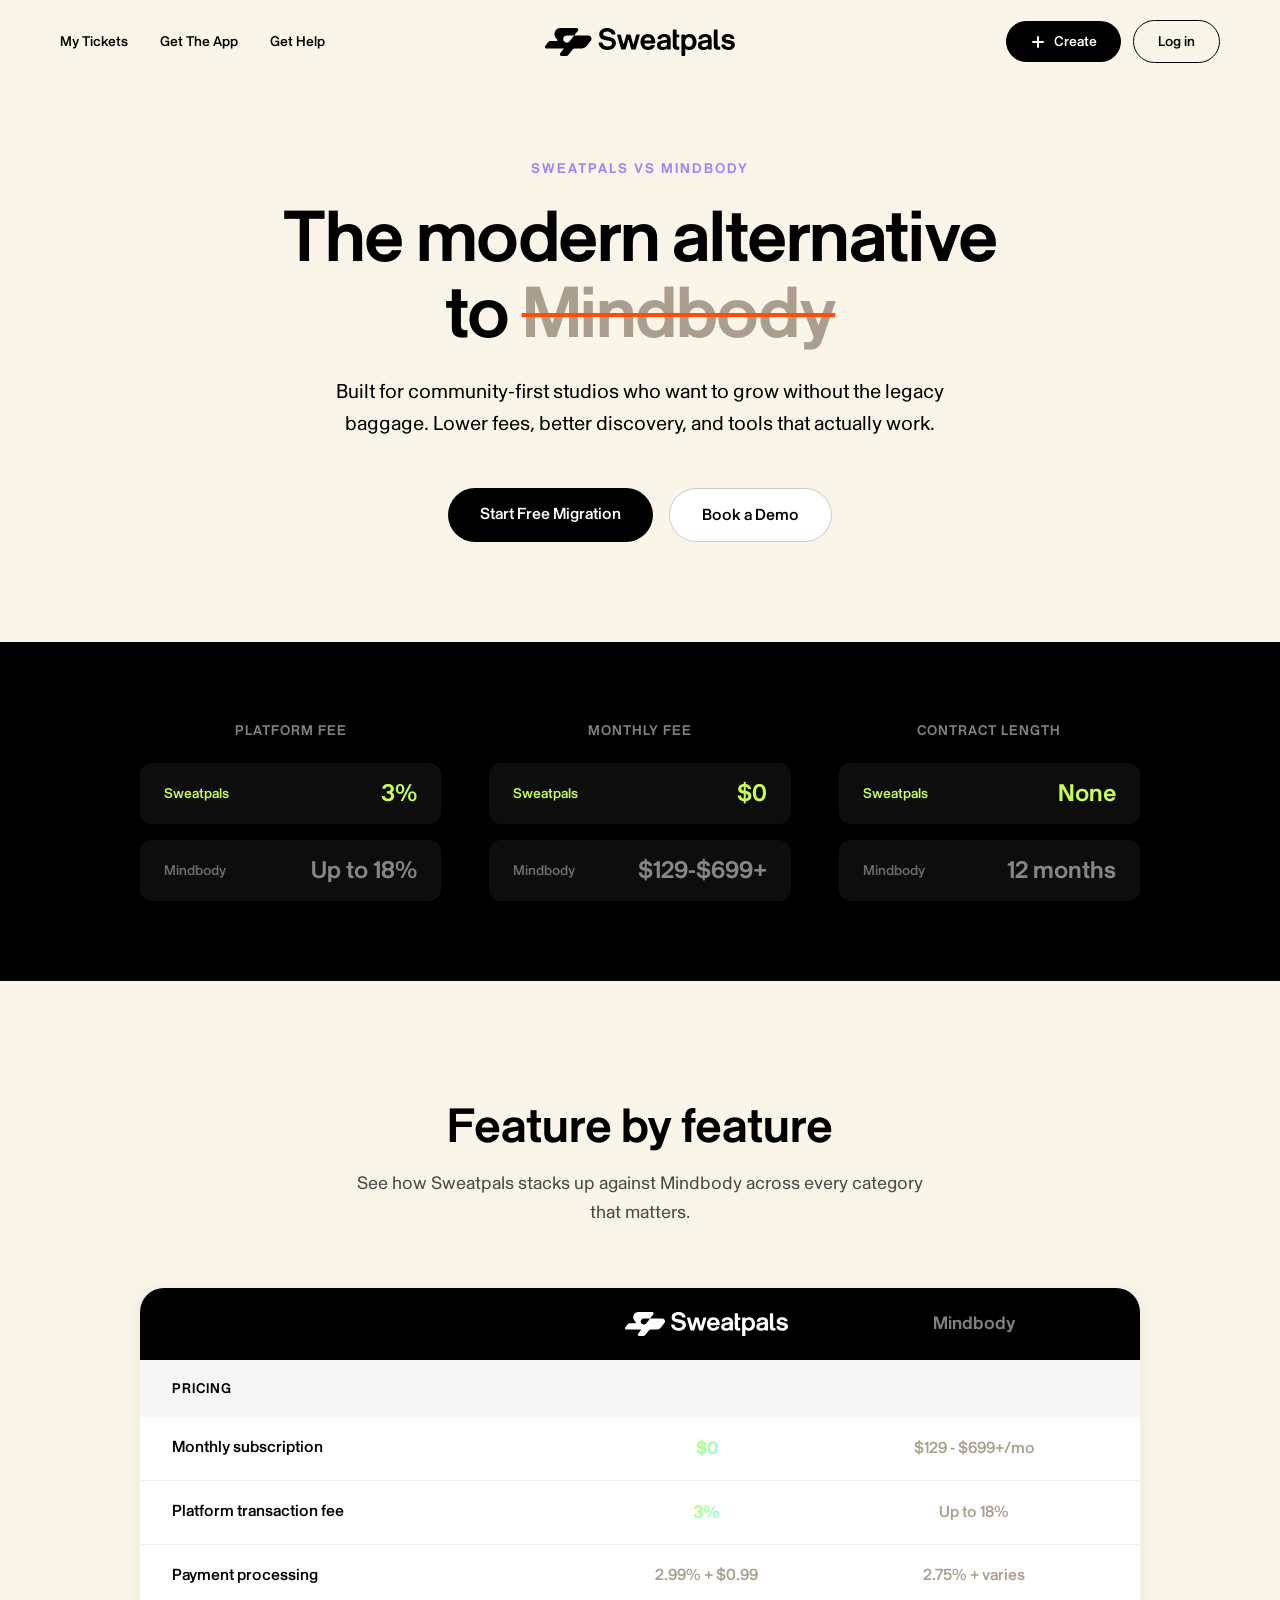
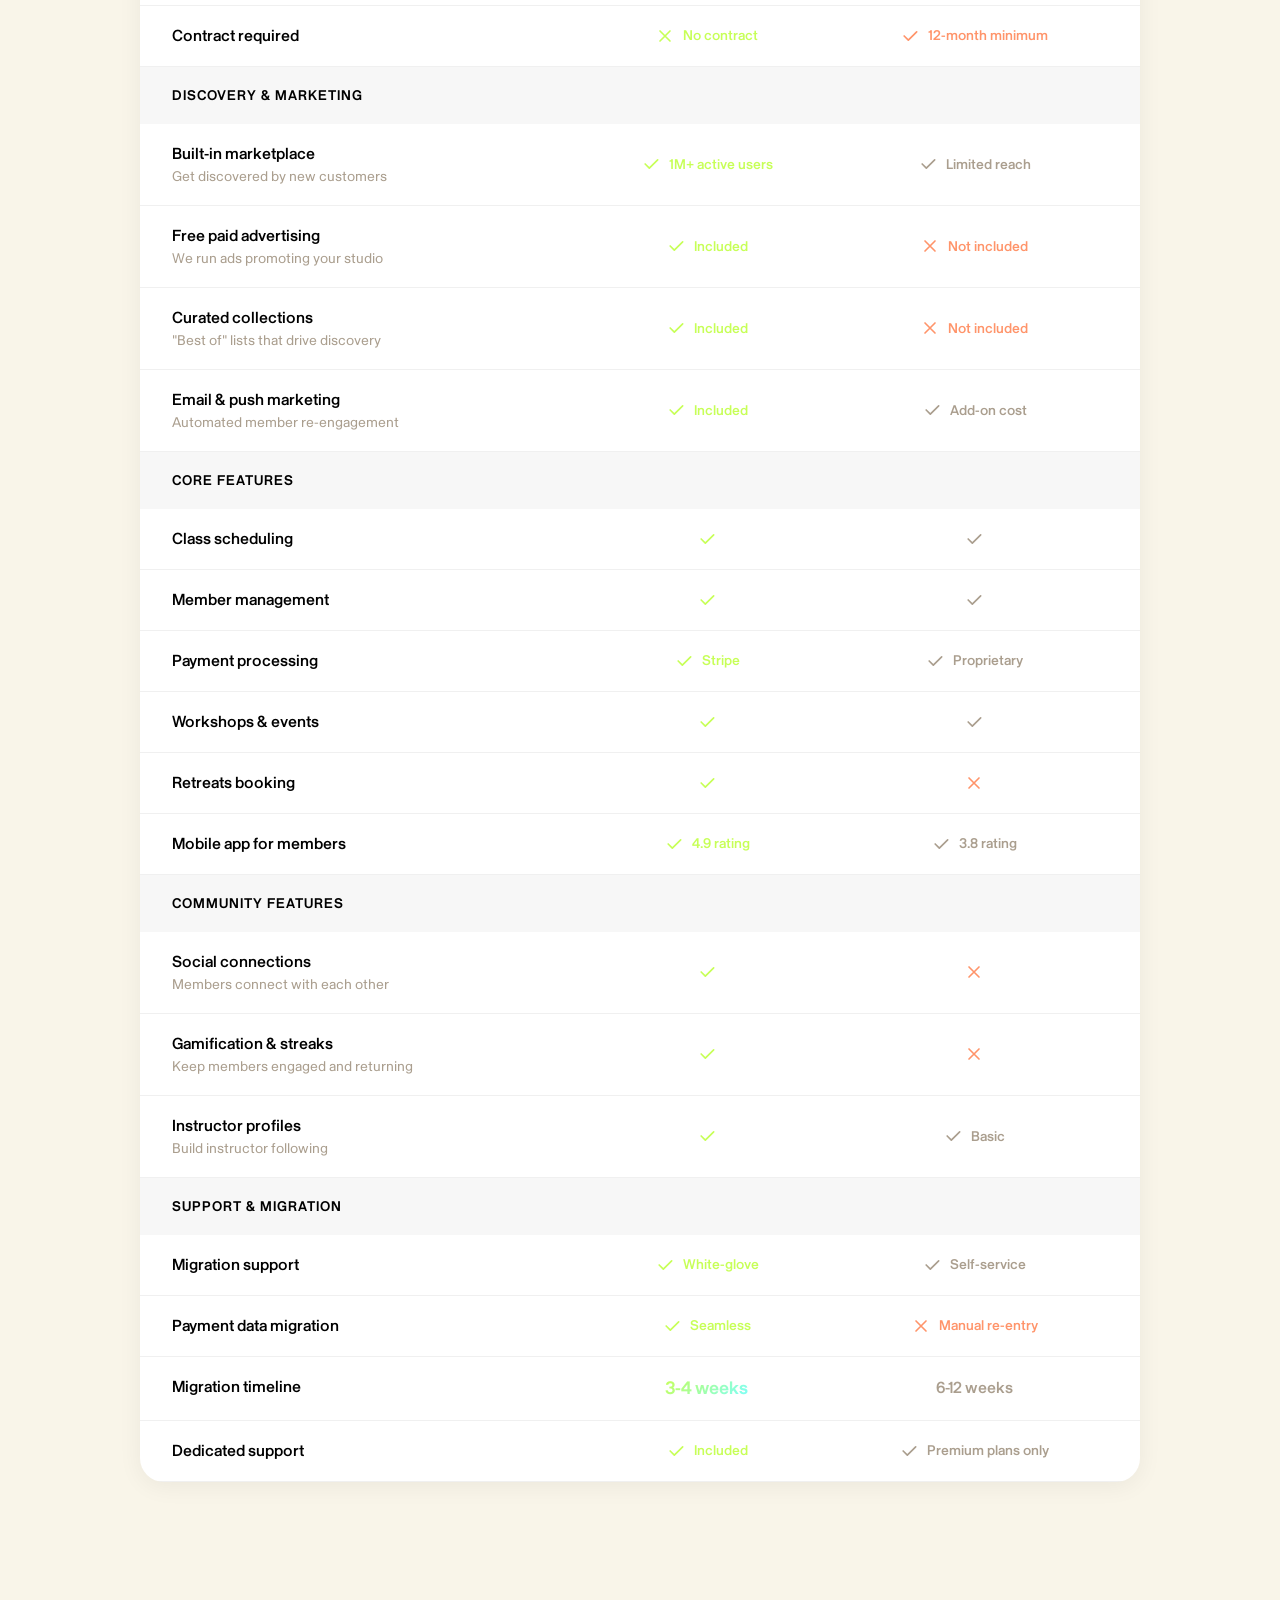
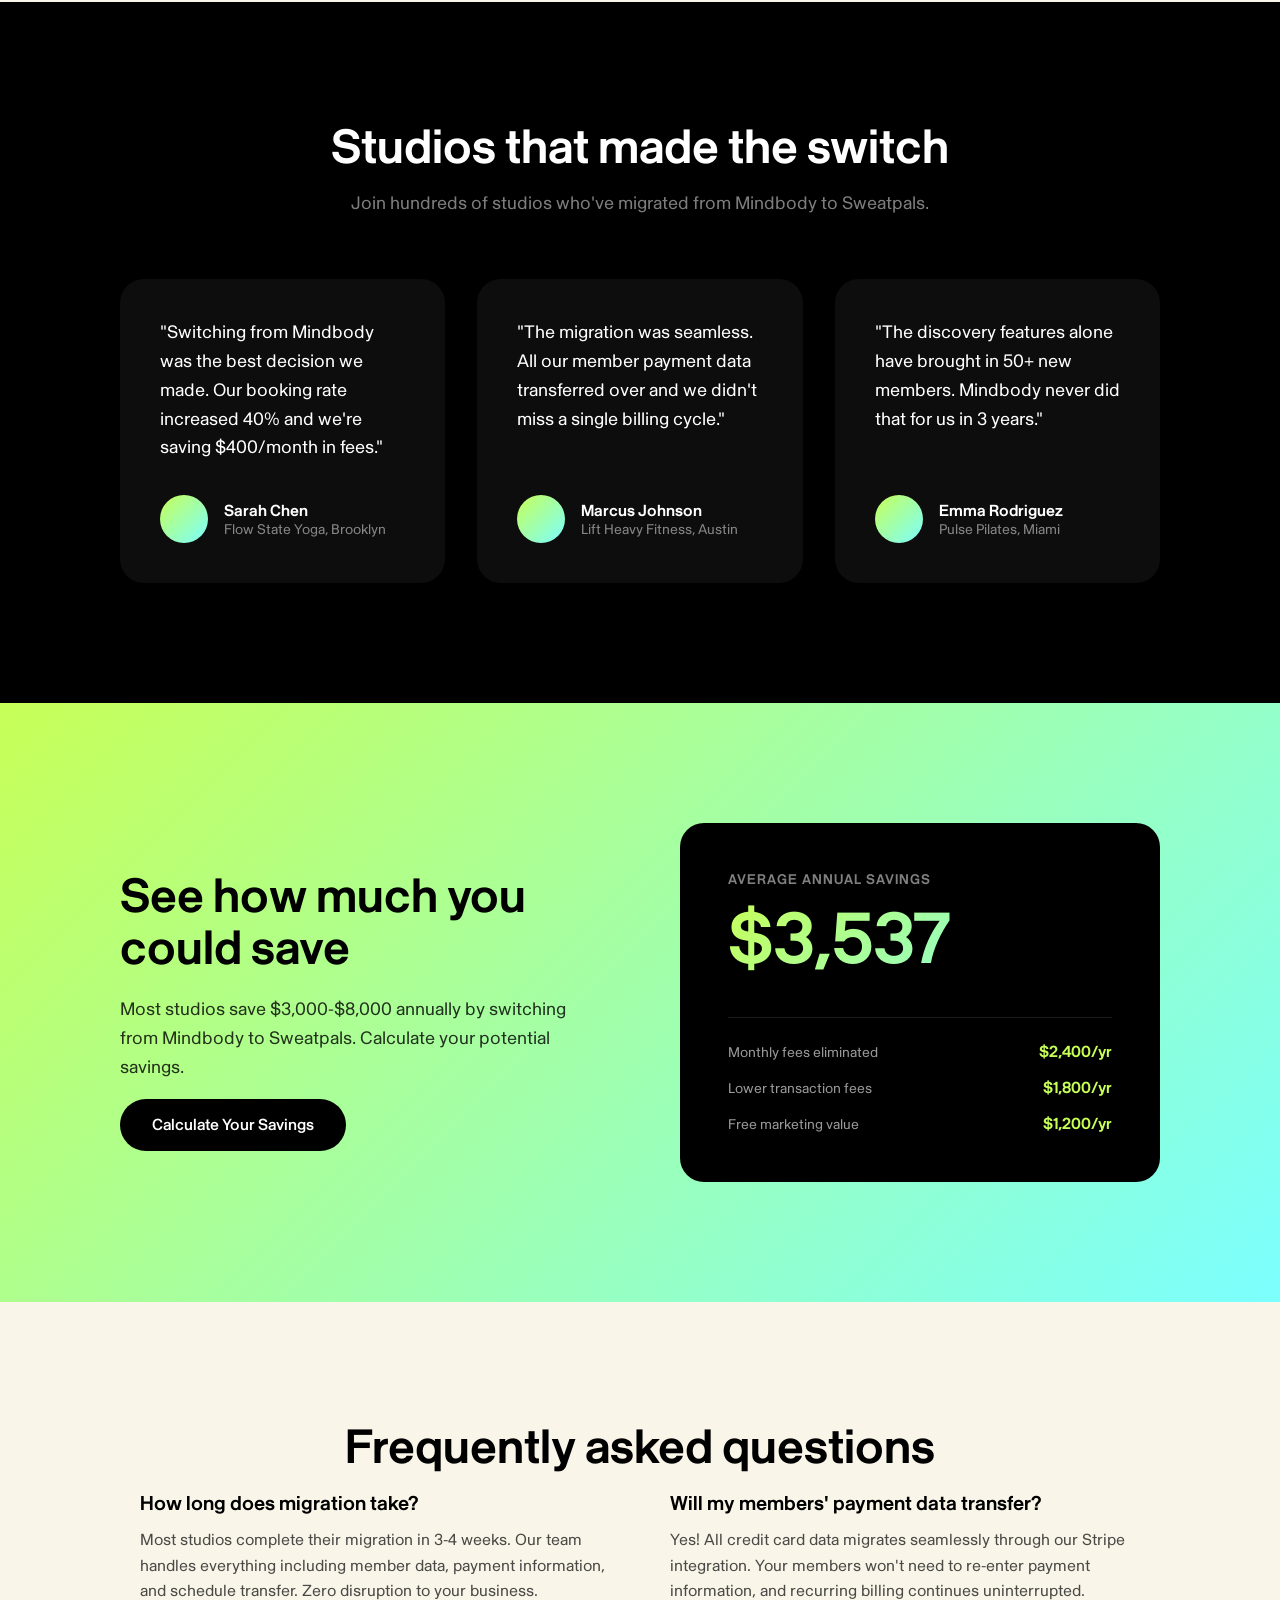
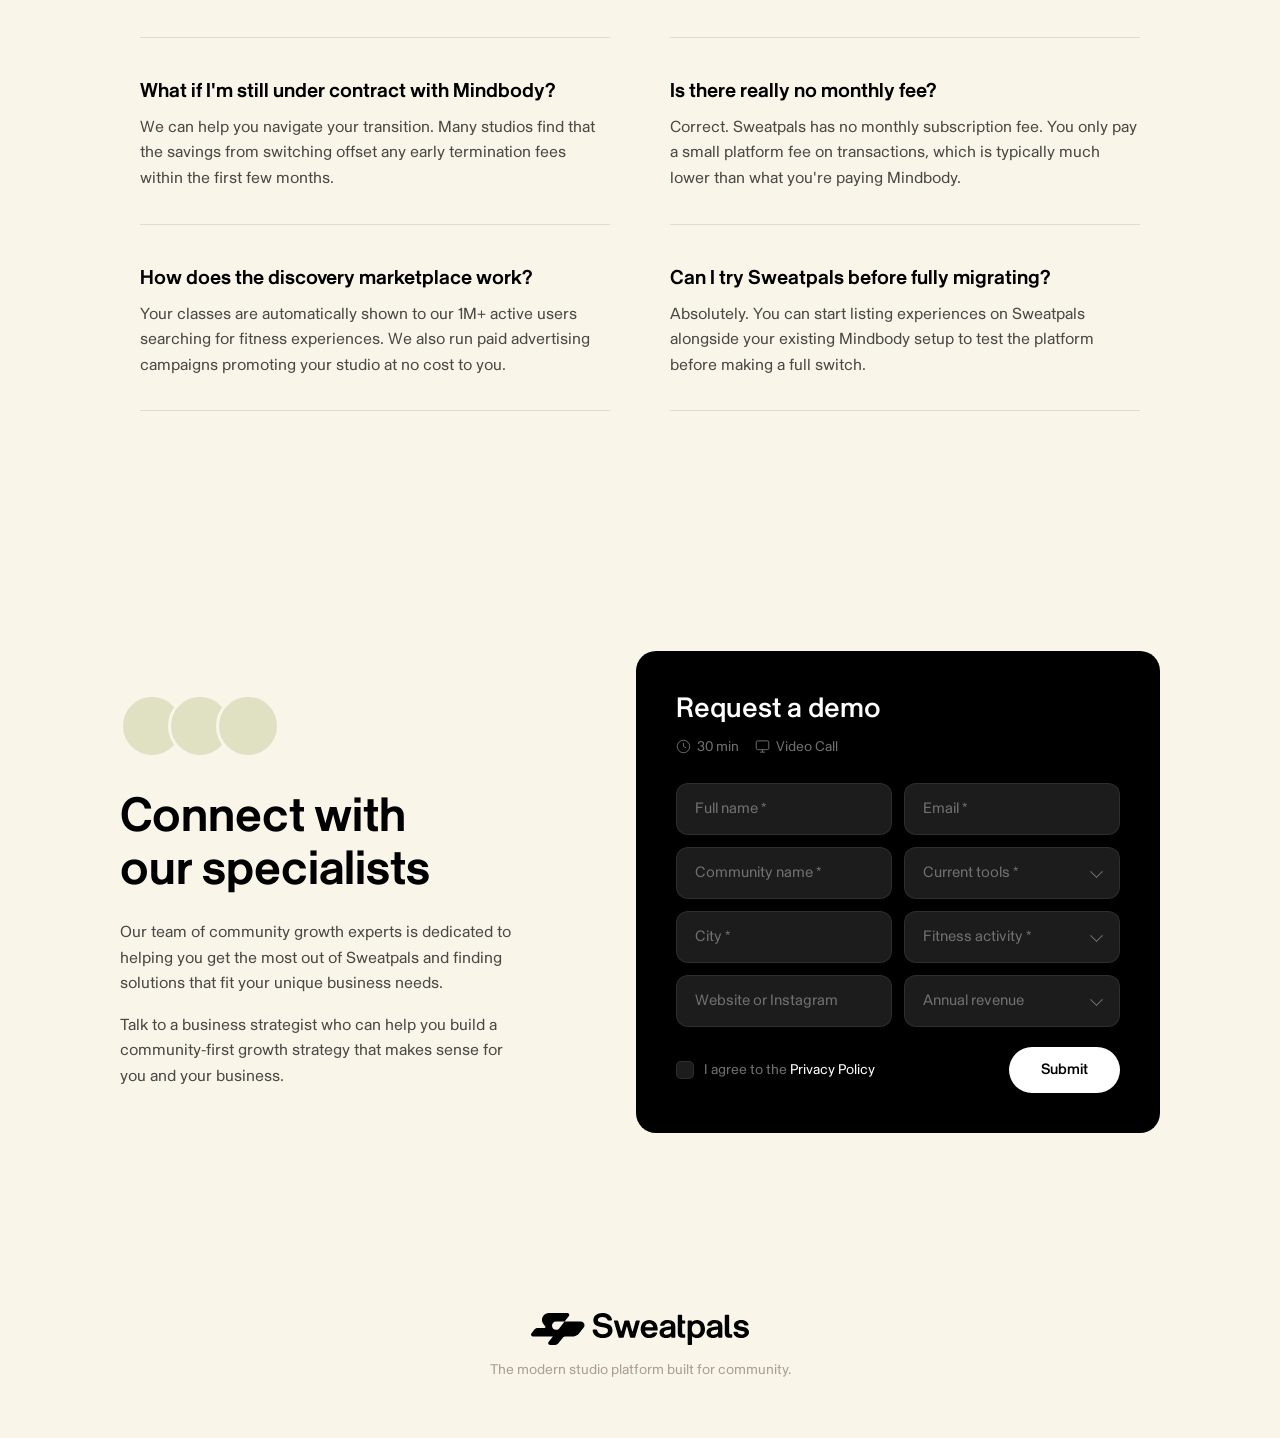
<file: compare-mindbody.html>
<!DOCTYPE html>
<html lang="en">
<head>
    <meta charset="UTF-8">
    <meta name="viewport" content="width=device-width, initial-scale=1.0">
    <title>Sweatpals vs Mindbody - Compare Studio Software</title>
    <link rel="stylesheet" href="styles.css">
    <link rel="stylesheet" href="compare.css">
</head>
<body>
    <!-- Navigation -->
    <nav class="navbar">
        <div class="nav-container">
            <div class="nav-left">
                <a href="#" class="nav-link">My Tickets</a>
                <a href="#" class="nav-link">Get The App</a>
                <a href="#" class="nav-link">Get Help</a>
            </div>
            <div class="nav-center">
                <a href="/" class="nav-logo">
                    <img src="images/Sweatpals_Primary-Logo_Black.svg" alt="Sweatpals" class="nav-logo-img">
                </a>
            </div>
            <div class="nav-right">
                <a href="#" class="nav-btn nav-btn-create">
                    <svg width="16" height="16" viewBox="0 0 16 16" fill="none" xmlns="http://www.w3.org/2000/svg">
                        <path d="M8 3V13M3 8H13" stroke="currentColor" stroke-width="2" stroke-linecap="round"/>
                    </svg>
                    Create
                </a>
                <a href="#" class="nav-btn nav-btn-login">Log in</a>
            </div>
        </div>
    </nav>

    <!-- Hero Section -->
    <section class="compare-hero">
        <div class="container">
            <p class="compare-eyebrow">SWEATPALS VS MINDBODY</p>
            <h1 class="compare-hero-title">The modern alternative<br>to <span class="highlight-strike">Mindbody</span></h1>
            <p class="compare-hero-subtitle">Built for community-first studios who want to grow without the legacy baggage. Lower fees, better discovery, and tools that actually work.</p>
            <div class="compare-hero-ctas">
                <a href="#" class="hero-btn hero-btn-primary">Start Free Migration</a>
                <a href="#" class="hero-btn hero-btn-secondary">Book a Demo</a>
            </div>
        </div>
    </section>

    <!-- Quick Stats Comparison -->
    <section class="compare-stats">
        <div class="container">
            <div class="compare-stats-grid">
                <div class="compare-stat-item">
                    <div class="compare-stat-label">Platform Fee</div>
                    <div class="compare-stat-row">
                        <div class="compare-stat-brand">
                            <span class="brand-name sweatpals">Sweatpals</span>
                            <span class="stat-value good">3%</span>
                        </div>
                        <div class="compare-stat-brand">
                            <span class="brand-name mindbody">Mindbody</span>
                            <span class="stat-value bad">Up to 18%</span>
                        </div>
                    </div>
                </div>
                <div class="compare-stat-item">
                    <div class="compare-stat-label">Monthly Fee</div>
                    <div class="compare-stat-row">
                        <div class="compare-stat-brand">
                            <span class="brand-name sweatpals">Sweatpals</span>
                            <span class="stat-value good">$0</span>
                        </div>
                        <div class="compare-stat-brand">
                            <span class="brand-name mindbody">Mindbody</span>
                            <span class="stat-value bad">$129-$699+</span>
                        </div>
                    </div>
                </div>
                <div class="compare-stat-item">
                    <div class="compare-stat-label">Contract Length</div>
                    <div class="compare-stat-row">
                        <div class="compare-stat-brand">
                            <span class="brand-name sweatpals">Sweatpals</span>
                            <span class="stat-value good">None</span>
                        </div>
                        <div class="compare-stat-brand">
                            <span class="brand-name mindbody">Mindbody</span>
                            <span class="stat-value bad">12 months</span>
                        </div>
                    </div>
                </div>
            </div>
        </div>
    </section>

    <!-- Feature Comparison Table -->
    <section class="compare-table-section">
        <div class="container">
            <h2 class="compare-section-title">Feature by feature</h2>
            <p class="compare-section-subtitle">See how Sweatpals stacks up against Mindbody across every category that matters.</p>

            <div class="compare-table">
                <div class="compare-table-header">
                    <div class="compare-col feature-col">Features</div>
                    <div class="compare-col sweatpals-col">
                        <img src="images/Sweatpals_Primary-Logo_Black.svg" alt="Sweatpals" class="table-logo">
                    </div>
                    <div class="compare-col mindbody-col">
                        <span class="mindbody-text">Mindbody</span>
                    </div>
                </div>

                <!-- Pricing Category -->
                <div class="compare-category">
                    <div class="category-header">Pricing</div>

                    <div class="compare-row">
                        <div class="compare-col feature-col">
                            <span class="feature-name">Monthly subscription</span>
                        </div>
                        <div class="compare-col sweatpals-col">
                            <span class="value-highlight">$0</span>
                        </div>
                        <div class="compare-col mindbody-col">
                            <span class="value-text">$129 - $699+/mo</span>
                        </div>
                    </div>

                    <div class="compare-row">
                        <div class="compare-col feature-col">
                            <span class="feature-name">Platform transaction fee</span>
                        </div>
                        <div class="compare-col sweatpals-col">
                            <span class="value-highlight">3%</span>
                        </div>
                        <div class="compare-col mindbody-col">
                            <span class="value-text">Up to 18%</span>
                        </div>
                    </div>

                    <div class="compare-row">
                        <div class="compare-col feature-col">
                            <span class="feature-name">Payment processing</span>
                        </div>
                        <div class="compare-col sweatpals-col">
                            <span class="value-text">2.99% + $0.99</span>
                        </div>
                        <div class="compare-col mindbody-col">
                            <span class="value-text">2.75% + varies</span>
                        </div>
                    </div>

                    <div class="compare-row">
                        <div class="compare-col feature-col">
                            <span class="feature-name">Contract required</span>
                        </div>
                        <div class="compare-col sweatpals-col">
                            <span class="check-icon good">
                                <svg width="24" height="24" viewBox="0 0 24 24" fill="none">
                                    <path d="M18 6L6 18M6 6L18 18" stroke="currentColor" stroke-width="2" stroke-linecap="round"/>
                                </svg>
                                No contract
                            </span>
                        </div>
                        <div class="compare-col mindbody-col">
                            <span class="check-icon bad">
                                <svg width="24" height="24" viewBox="0 0 24 24" fill="none">
                                    <path d="M5 12L10 17L20 7" stroke="currentColor" stroke-width="2" stroke-linecap="round" stroke-linejoin="round"/>
                                </svg>
                                12-month minimum
                            </span>
                        </div>
                    </div>
                </div>

                <!-- Discovery & Marketing Category -->
                <div class="compare-category">
                    <div class="category-header">Discovery & Marketing</div>

                    <div class="compare-row">
                        <div class="compare-col feature-col">
                            <span class="feature-name">Built-in marketplace</span>
                            <span class="feature-desc">Get discovered by new customers</span>
                        </div>
                        <div class="compare-col sweatpals-col">
                            <span class="check-icon good">
                                <svg width="24" height="24" viewBox="0 0 24 24" fill="none">
                                    <path d="M5 12L10 17L20 7" stroke="currentColor" stroke-width="2" stroke-linecap="round" stroke-linejoin="round"/>
                                </svg>
                                1M+ active users
                            </span>
                        </div>
                        <div class="compare-col mindbody-col">
                            <span class="check-icon neutral">
                                <svg width="24" height="24" viewBox="0 0 24 24" fill="none">
                                    <path d="M5 12L10 17L20 7" stroke="currentColor" stroke-width="2" stroke-linecap="round" stroke-linejoin="round"/>
                                </svg>
                                Limited reach
                            </span>
                        </div>
                    </div>

                    <div class="compare-row">
                        <div class="compare-col feature-col">
                            <span class="feature-name">Free paid advertising</span>
                            <span class="feature-desc">We run ads promoting your studio</span>
                        </div>
                        <div class="compare-col sweatpals-col">
                            <span class="check-icon good">
                                <svg width="24" height="24" viewBox="0 0 24 24" fill="none">
                                    <path d="M5 12L10 17L20 7" stroke="currentColor" stroke-width="2" stroke-linecap="round" stroke-linejoin="round"/>
                                </svg>
                                Included
                            </span>
                        </div>
                        <div class="compare-col mindbody-col">
                            <span class="check-icon bad">
                                <svg width="24" height="24" viewBox="0 0 24 24" fill="none">
                                    <path d="M18 6L6 18M6 6L18 18" stroke="currentColor" stroke-width="2" stroke-linecap="round"/>
                                </svg>
                                Not included
                            </span>
                        </div>
                    </div>

                    <div class="compare-row">
                        <div class="compare-col feature-col">
                            <span class="feature-name">Curated collections</span>
                            <span class="feature-desc">"Best of" lists that drive discovery</span>
                        </div>
                        <div class="compare-col sweatpals-col">
                            <span class="check-icon good">
                                <svg width="24" height="24" viewBox="0 0 24 24" fill="none">
                                    <path d="M5 12L10 17L20 7" stroke="currentColor" stroke-width="2" stroke-linecap="round" stroke-linejoin="round"/>
                                </svg>
                                Included
                            </span>
                        </div>
                        <div class="compare-col mindbody-col">
                            <span class="check-icon bad">
                                <svg width="24" height="24" viewBox="0 0 24 24" fill="none">
                                    <path d="M18 6L6 18M6 6L18 18" stroke="currentColor" stroke-width="2" stroke-linecap="round"/>
                                </svg>
                                Not included
                            </span>
                        </div>
                    </div>

                    <div class="compare-row">
                        <div class="compare-col feature-col">
                            <span class="feature-name">Email & push marketing</span>
                            <span class="feature-desc">Automated member re-engagement</span>
                        </div>
                        <div class="compare-col sweatpals-col">
                            <span class="check-icon good">
                                <svg width="24" height="24" viewBox="0 0 24 24" fill="none">
                                    <path d="M5 12L10 17L20 7" stroke="currentColor" stroke-width="2" stroke-linecap="round" stroke-linejoin="round"/>
                                </svg>
                                Included
                            </span>
                        </div>
                        <div class="compare-col mindbody-col">
                            <span class="check-icon neutral">
                                <svg width="24" height="24" viewBox="0 0 24 24" fill="none">
                                    <path d="M5 12L10 17L20 7" stroke="currentColor" stroke-width="2" stroke-linecap="round" stroke-linejoin="round"/>
                                </svg>
                                Add-on cost
                            </span>
                        </div>
                    </div>
                </div>

                <!-- Core Features Category -->
                <div class="compare-category">
                    <div class="category-header">Core Features</div>

                    <div class="compare-row">
                        <div class="compare-col feature-col">
                            <span class="feature-name">Class scheduling</span>
                        </div>
                        <div class="compare-col sweatpals-col">
                            <span class="check-icon good">
                                <svg width="24" height="24" viewBox="0 0 24 24" fill="none">
                                    <path d="M5 12L10 17L20 7" stroke="currentColor" stroke-width="2" stroke-linecap="round" stroke-linejoin="round"/>
                                </svg>
                            </span>
                        </div>
                        <div class="compare-col mindbody-col">
                            <span class="check-icon neutral">
                                <svg width="24" height="24" viewBox="0 0 24 24" fill="none">
                                    <path d="M5 12L10 17L20 7" stroke="currentColor" stroke-width="2" stroke-linecap="round" stroke-linejoin="round"/>
                                </svg>
                            </span>
                        </div>
                    </div>

                    <div class="compare-row">
                        <div class="compare-col feature-col">
                            <span class="feature-name">Member management</span>
                        </div>
                        <div class="compare-col sweatpals-col">
                            <span class="check-icon good">
                                <svg width="24" height="24" viewBox="0 0 24 24" fill="none">
                                    <path d="M5 12L10 17L20 7" stroke="currentColor" stroke-width="2" stroke-linecap="round" stroke-linejoin="round"/>
                                </svg>
                            </span>
                        </div>
                        <div class="compare-col mindbody-col">
                            <span class="check-icon neutral">
                                <svg width="24" height="24" viewBox="0 0 24 24" fill="none">
                                    <path d="M5 12L10 17L20 7" stroke="currentColor" stroke-width="2" stroke-linecap="round" stroke-linejoin="round"/>
                                </svg>
                            </span>
                        </div>
                    </div>

                    <div class="compare-row">
                        <div class="compare-col feature-col">
                            <span class="feature-name">Payment processing</span>
                        </div>
                        <div class="compare-col sweatpals-col">
                            <span class="check-icon good">
                                <svg width="24" height="24" viewBox="0 0 24 24" fill="none">
                                    <path d="M5 12L10 17L20 7" stroke="currentColor" stroke-width="2" stroke-linecap="round" stroke-linejoin="round"/>
                                </svg>
                                Stripe
                            </span>
                        </div>
                        <div class="compare-col mindbody-col">
                            <span class="check-icon neutral">
                                <svg width="24" height="24" viewBox="0 0 24 24" fill="none">
                                    <path d="M5 12L10 17L20 7" stroke="currentColor" stroke-width="2" stroke-linecap="round" stroke-linejoin="round"/>
                                </svg>
                                Proprietary
                            </span>
                        </div>
                    </div>

                    <div class="compare-row">
                        <div class="compare-col feature-col">
                            <span class="feature-name">Workshops & events</span>
                        </div>
                        <div class="compare-col sweatpals-col">
                            <span class="check-icon good">
                                <svg width="24" height="24" viewBox="0 0 24 24" fill="none">
                                    <path d="M5 12L10 17L20 7" stroke="currentColor" stroke-width="2" stroke-linecap="round" stroke-linejoin="round"/>
                                </svg>
                            </span>
                        </div>
                        <div class="compare-col mindbody-col">
                            <span class="check-icon neutral">
                                <svg width="24" height="24" viewBox="0 0 24 24" fill="none">
                                    <path d="M5 12L10 17L20 7" stroke="currentColor" stroke-width="2" stroke-linecap="round" stroke-linejoin="round"/>
                                </svg>
                            </span>
                        </div>
                    </div>

                    <div class="compare-row">
                        <div class="compare-col feature-col">
                            <span class="feature-name">Retreats booking</span>
                        </div>
                        <div class="compare-col sweatpals-col">
                            <span class="check-icon good">
                                <svg width="24" height="24" viewBox="0 0 24 24" fill="none">
                                    <path d="M5 12L10 17L20 7" stroke="currentColor" stroke-width="2" stroke-linecap="round" stroke-linejoin="round"/>
                                </svg>
                            </span>
                        </div>
                        <div class="compare-col mindbody-col">
                            <span class="check-icon bad">
                                <svg width="24" height="24" viewBox="0 0 24 24" fill="none">
                                    <path d="M18 6L6 18M6 6L18 18" stroke="currentColor" stroke-width="2" stroke-linecap="round"/>
                                </svg>
                            </span>
                        </div>
                    </div>

                    <div class="compare-row">
                        <div class="compare-col feature-col">
                            <span class="feature-name">Mobile app for members</span>
                        </div>
                        <div class="compare-col sweatpals-col">
                            <span class="check-icon good">
                                <svg width="24" height="24" viewBox="0 0 24 24" fill="none">
                                    <path d="M5 12L10 17L20 7" stroke="currentColor" stroke-width="2" stroke-linecap="round" stroke-linejoin="round"/>
                                </svg>
                                4.9 rating
                            </span>
                        </div>
                        <div class="compare-col mindbody-col">
                            <span class="check-icon neutral">
                                <svg width="24" height="24" viewBox="0 0 24 24" fill="none">
                                    <path d="M5 12L10 17L20 7" stroke="currentColor" stroke-width="2" stroke-linecap="round" stroke-linejoin="round"/>
                                </svg>
                                3.8 rating
                            </span>
                        </div>
                    </div>
                </div>

                <!-- Community Features Category -->
                <div class="compare-category">
                    <div class="category-header">Community Features</div>

                    <div class="compare-row">
                        <div class="compare-col feature-col">
                            <span class="feature-name">Social connections</span>
                            <span class="feature-desc">Members connect with each other</span>
                        </div>
                        <div class="compare-col sweatpals-col">
                            <span class="check-icon good">
                                <svg width="24" height="24" viewBox="0 0 24 24" fill="none">
                                    <path d="M5 12L10 17L20 7" stroke="currentColor" stroke-width="2" stroke-linecap="round" stroke-linejoin="round"/>
                                </svg>
                            </span>
                        </div>
                        <div class="compare-col mindbody-col">
                            <span class="check-icon bad">
                                <svg width="24" height="24" viewBox="0 0 24 24" fill="none">
                                    <path d="M18 6L6 18M6 6L18 18" stroke="currentColor" stroke-width="2" stroke-linecap="round"/>
                                </svg>
                            </span>
                        </div>
                    </div>

                    <div class="compare-row">
                        <div class="compare-col feature-col">
                            <span class="feature-name">Gamification & streaks</span>
                            <span class="feature-desc">Keep members engaged and returning</span>
                        </div>
                        <div class="compare-col sweatpals-col">
                            <span class="check-icon good">
                                <svg width="24" height="24" viewBox="0 0 24 24" fill="none">
                                    <path d="M5 12L10 17L20 7" stroke="currentColor" stroke-width="2" stroke-linecap="round" stroke-linejoin="round"/>
                                </svg>
                            </span>
                        </div>
                        <div class="compare-col mindbody-col">
                            <span class="check-icon bad">
                                <svg width="24" height="24" viewBox="0 0 24 24" fill="none">
                                    <path d="M18 6L6 18M6 6L18 18" stroke="currentColor" stroke-width="2" stroke-linecap="round"/>
                                </svg>
                            </span>
                        </div>
                    </div>

                    <div class="compare-row">
                        <div class="compare-col feature-col">
                            <span class="feature-name">Instructor profiles</span>
                            <span class="feature-desc">Build instructor following</span>
                        </div>
                        <div class="compare-col sweatpals-col">
                            <span class="check-icon good">
                                <svg width="24" height="24" viewBox="0 0 24 24" fill="none">
                                    <path d="M5 12L10 17L20 7" stroke="currentColor" stroke-width="2" stroke-linecap="round" stroke-linejoin="round"/>
                                </svg>
                            </span>
                        </div>
                        <div class="compare-col mindbody-col">
                            <span class="check-icon neutral">
                                <svg width="24" height="24" viewBox="0 0 24 24" fill="none">
                                    <path d="M5 12L10 17L20 7" stroke="currentColor" stroke-width="2" stroke-linecap="round" stroke-linejoin="round"/>
                                </svg>
                                Basic
                            </span>
                        </div>
                    </div>
                </div>

                <!-- Support & Migration Category -->
                <div class="compare-category">
                    <div class="category-header">Support & Migration</div>

                    <div class="compare-row">
                        <div class="compare-col feature-col">
                            <span class="feature-name">Migration support</span>
                        </div>
                        <div class="compare-col sweatpals-col">
                            <span class="check-icon good">
                                <svg width="24" height="24" viewBox="0 0 24 24" fill="none">
                                    <path d="M5 12L10 17L20 7" stroke="currentColor" stroke-width="2" stroke-linecap="round" stroke-linejoin="round"/>
                                </svg>
                                White-glove
                            </span>
                        </div>
                        <div class="compare-col mindbody-col">
                            <span class="check-icon neutral">
                                <svg width="24" height="24" viewBox="0 0 24 24" fill="none">
                                    <path d="M5 12L10 17L20 7" stroke="currentColor" stroke-width="2" stroke-linecap="round" stroke-linejoin="round"/>
                                </svg>
                                Self-service
                            </span>
                        </div>
                    </div>

                    <div class="compare-row">
                        <div class="compare-col feature-col">
                            <span class="feature-name">Payment data migration</span>
                        </div>
                        <div class="compare-col sweatpals-col">
                            <span class="check-icon good">
                                <svg width="24" height="24" viewBox="0 0 24 24" fill="none">
                                    <path d="M5 12L10 17L20 7" stroke="currentColor" stroke-width="2" stroke-linecap="round" stroke-linejoin="round"/>
                                </svg>
                                Seamless
                            </span>
                        </div>
                        <div class="compare-col mindbody-col">
                            <span class="check-icon bad">
                                <svg width="24" height="24" viewBox="0 0 24 24" fill="none">
                                    <path d="M18 6L6 18M6 6L18 18" stroke="currentColor" stroke-width="2" stroke-linecap="round"/>
                                </svg>
                                Manual re-entry
                            </span>
                        </div>
                    </div>

                    <div class="compare-row">
                        <div class="compare-col feature-col">
                            <span class="feature-name">Migration timeline</span>
                        </div>
                        <div class="compare-col sweatpals-col">
                            <span class="value-highlight">3-4 weeks</span>
                        </div>
                        <div class="compare-col mindbody-col">
                            <span class="value-text">6-12 weeks</span>
                        </div>
                    </div>

                    <div class="compare-row">
                        <div class="compare-col feature-col">
                            <span class="feature-name">Dedicated support</span>
                        </div>
                        <div class="compare-col sweatpals-col">
                            <span class="check-icon good">
                                <svg width="24" height="24" viewBox="0 0 24 24" fill="none">
                                    <path d="M5 12L10 17L20 7" stroke="currentColor" stroke-width="2" stroke-linecap="round" stroke-linejoin="round"/>
                                </svg>
                                Included
                            </span>
                        </div>
                        <div class="compare-col mindbody-col">
                            <span class="check-icon neutral">
                                <svg width="24" height="24" viewBox="0 0 24 24" fill="none">
                                    <path d="M5 12L10 17L20 7" stroke="currentColor" stroke-width="2" stroke-linecap="round" stroke-linejoin="round"/>
                                </svg>
                                Premium plans only
                            </span>
                        </div>
                    </div>
                </div>
            </div>
        </div>
    </section>

    <!-- Testimonials Section -->
    <section class="compare-testimonials">
        <div class="container">
            <h2 class="compare-section-title">Studios that made the switch</h2>
            <p class="compare-section-subtitle">Join hundreds of studios who've migrated from Mindbody to Sweatpals.</p>

            <div class="testimonials-grid">
                <div class="testimonial-card">
                    <div class="testimonial-quote">"Switching from Mindbody was the best decision we made. Our booking rate increased 40% and we're saving $400/month in fees."</div>
                    <div class="testimonial-author">
                        <div class="author-avatar"></div>
                        <div class="author-info">
                            <div class="author-name">Sarah Chen</div>
                            <div class="author-studio">Flow State Yoga, Brooklyn</div>
                        </div>
                    </div>
                </div>

                <div class="testimonial-card">
                    <div class="testimonial-quote">"The migration was seamless. All our member payment data transferred over and we didn't miss a single billing cycle."</div>
                    <div class="testimonial-author">
                        <div class="author-avatar"></div>
                        <div class="author-info">
                            <div class="author-name">Marcus Johnson</div>
                            <div class="author-studio">Lift Heavy Fitness, Austin</div>
                        </div>
                    </div>
                </div>

                <div class="testimonial-card">
                    <div class="testimonial-quote">"The discovery features alone have brought in 50+ new members. Mindbody never did that for us in 3 years."</div>
                    <div class="testimonial-author">
                        <div class="author-avatar"></div>
                        <div class="author-info">
                            <div class="author-name">Emma Rodriguez</div>
                            <div class="author-studio">Pulse Pilates, Miami</div>
                        </div>
                    </div>
                </div>
            </div>
        </div>
    </section>

    <!-- Calculator Section -->
    <section class="compare-calculator">
        <div class="container">
            <div class="calculator-content">
                <div class="calculator-left">
                    <h2 class="calculator-title">See how much you could save</h2>
                    <p class="calculator-desc">Most studios save $3,000-$8,000 annually by switching from Mindbody to Sweatpals. Calculate your potential savings.</p>
                    <a href="#" class="hero-btn hero-btn-primary">Calculate Your Savings</a>
                </div>
                <div class="calculator-right">
                    <div class="savings-preview">
                        <div class="savings-label">Average annual savings</div>
                        <div class="savings-amount">$5,400</div>
                        <div class="savings-breakdown">
                            <div class="breakdown-item">
                                <span class="breakdown-label">Monthly fees eliminated</span>
                                <span class="breakdown-value">$2,400/yr</span>
                            </div>
                            <div class="breakdown-item">
                                <span class="breakdown-label">Lower transaction fees</span>
                                <span class="breakdown-value">$1,800/yr</span>
                            </div>
                            <div class="breakdown-item">
                                <span class="breakdown-label">Free marketing value</span>
                                <span class="breakdown-value">$1,200/yr</span>
                            </div>
                        </div>
                    </div>
                </div>
            </div>
        </div>
    </section>

    <!-- FAQ Section -->
    <section class="compare-faq">
        <div class="container">
            <h2 class="compare-section-title">Frequently asked questions</h2>

            <div class="faq-grid">
                <div class="faq-item">
                    <h3 class="faq-question">How long does migration take?</h3>
                    <p class="faq-answer">Most studios complete their migration in 3-4 weeks. Our team handles everything including member data, payment information, and schedule transfer. Zero disruption to your business.</p>
                </div>

                <div class="faq-item">
                    <h3 class="faq-question">Will my members' payment data transfer?</h3>
                    <p class="faq-answer">Yes! All credit card data migrates seamlessly through our Stripe integration. Your members won't need to re-enter payment information, and recurring billing continues uninterrupted.</p>
                </div>

                <div class="faq-item">
                    <h3 class="faq-question">What if I'm still under contract with Mindbody?</h3>
                    <p class="faq-answer">We can help you navigate your transition. Many studios find that the savings from switching offset any early termination fees within the first few months.</p>
                </div>

                <div class="faq-item">
                    <h3 class="faq-question">Is there really no monthly fee?</h3>
                    <p class="faq-answer">Correct. Sweatpals has no monthly subscription fee. You only pay a small platform fee on transactions, which is typically much lower than what you're paying Mindbody.</p>
                </div>

                <div class="faq-item">
                    <h3 class="faq-question">How does the discovery marketplace work?</h3>
                    <p class="faq-answer">Your classes are automatically shown to our 1M+ active users searching for fitness experiences. We also run paid advertising campaigns promoting your studio at no cost to you.</p>
                </div>

                <div class="faq-item">
                    <h3 class="faq-question">Can I try Sweatpals before fully migrating?</h3>
                    <p class="faq-answer">Absolutely. You can start listing experiences on Sweatpals alongside your existing Mindbody setup to test the platform before making a full switch.</p>
                </div>
            </div>
        </div>
    </section>

    <!-- Contact Form Section -->
    <section class="contact-form-section">
        <div class="container">
            <div class="contact-form-layout">
                <!-- Left Column - Info -->
                <div class="contact-form-left">
                    <div class="specialist-avatars">
                        <div class="avatar"></div>
                        <div class="avatar"></div>
                        <div class="avatar"></div>
                    </div>
                    <h2 class="contact-form-title">Connect with<br>our specialists</h2>
                    <p class="contact-form-desc">Our team of community growth experts is dedicated to helping you get the most out of Sweatpals and finding solutions that fit your unique business needs.</p>
                    <p class="contact-form-desc">Talk to a business strategist who can help you build a community-first growth strategy that makes sense for you and your business.</p>
                </div>

                <!-- Right Column - Form Card -->
                <div class="contact-form-right">
                    <div class="demo-form-card">
                        <div class="demo-form-header">
                            <h3 class="demo-form-title">Request a demo</h3>
                            <div class="demo-form-badge">
                                <span class="badge-item">
                                    <svg width="15" height="15" viewBox="0 0 24 24" fill="none" stroke="currentColor" stroke-width="1.5"><circle cx="12" cy="12" r="10"/><polyline points="12 6 12 12 16 14"/></svg>
                                    30 min
                                </span>
                                <span class="badge-item">
                                    <svg width="15" height="15" viewBox="0 0 24 24" fill="none" stroke="currentColor" stroke-width="1.5"><rect x="2" y="3" width="20" height="14" rx="2"/><line x1="8" y1="21" x2="16" y2="21"/><line x1="12" y1="17" x2="12" y2="21"/></svg>
                                    Video Call
                                </span>
                            </div>
                        </div>

                        <form class="demo-form">
                            <div class="demo-form-grid">
                                <div class="form-group">
                                    <input type="text" placeholder="Full name *" required>
                                </div>
                                <div class="form-group">
                                    <input type="email" placeholder="Email *" required>
                                </div>
                                <div class="form-group">
                                    <input type="text" placeholder="Community name *" required>
                                </div>
                                <div class="form-group custom-select" data-required="true">
                                    <select name="tools" required>
                                        <option value="" disabled selected>Current tools *</option>
                                        <option value="mindbody">Mindbody</option>
                                        <option value="glofox">Glofox</option>
                                        <option value="classpass">Classpass</option>
                                        <option value="circle">Circle</option>
                                        <option value="other">Other</option>
                                        <option value="none">None</option>
                                    </select>
                                    <div class="custom-select-trigger">Current tools *</div>
                                    <div class="custom-select-dropdown">
                                        <div class="custom-select-option" data-value="mindbody">Mindbody</div>
                                        <div class="custom-select-option" data-value="glofox">Glofox</div>
                                        <div class="custom-select-option" data-value="classpass">Classpass</div>
                                        <div class="custom-select-option" data-value="circle">Circle</div>
                                        <div class="custom-select-option" data-value="other">Other</div>
                                        <div class="custom-select-option" data-value="none">None</div>
                                    </div>
                                </div>
                                <div class="form-group">
                                    <input type="text" placeholder="City *" required>
                                </div>
                                <div class="form-group custom-select" data-required="true">
                                    <select name="activity" required>
                                        <option value="" disabled selected>Fitness activity *</option>
                                        <option value="yoga">Yoga</option>
                                        <option value="pilates">Pilates</option>
                                        <option value="hiit">HIIT</option>
                                        <option value="cycling">Cycling</option>
                                        <option value="crossfit">CrossFit</option>
                                        <option value="dance">Dance</option>
                                        <option value="other">Other</option>
                                    </select>
                                    <div class="custom-select-trigger">Fitness activity *</div>
                                    <div class="custom-select-dropdown">
                                        <div class="custom-select-option" data-value="yoga">Yoga</div>
                                        <div class="custom-select-option" data-value="pilates">Pilates</div>
                                        <div class="custom-select-option" data-value="hiit">HIIT</div>
                                        <div class="custom-select-option" data-value="cycling">Cycling</div>
                                        <div class="custom-select-option" data-value="crossfit">CrossFit</div>
                                        <div class="custom-select-option" data-value="dance">Dance</div>
                                        <div class="custom-select-option" data-value="other">Other</div>
                                    </div>
                                </div>
                                <div class="form-group">
                                    <input type="text" placeholder="Website or Instagram">
                                </div>
                                <div class="form-group custom-select">
                                    <select name="revenue">
                                        <option value="" disabled selected>Annual revenue</option>
                                        <option value="0-30k">$0 - $30,000</option>
                                        <option value="30k-100k">$30,000 - $100,000</option>
                                        <option value="100k-500k">$100,000 - $500,000</option>
                                        <option value="500k+">$500,000+</option>
                                    </select>
                                    <div class="custom-select-trigger">Annual revenue</div>
                                    <div class="custom-select-dropdown">
                                        <div class="custom-select-option" data-value="0-30k">$0 - $30,000</div>
                                        <div class="custom-select-option" data-value="30k-100k">$30,000 - $100,000</div>
                                        <div class="custom-select-option" data-value="100k-500k">$100,000 - $500,000</div>
                                        <div class="custom-select-option" data-value="500k+">$500,000+</div>
                                    </div>
                                </div>
                            </div>

                            <div class="demo-form-footer">
                                <label class="checkbox-wrapper">
                                    <input type="checkbox" required>
                                    <span class="checkmark">
                                        <svg viewBox="0 0 24 24" fill="none" stroke="currentColor" stroke-linecap="round" stroke-linejoin="round">
                                            <polyline points="20 6 9 17 4 12"/>
                                        </svg>
                                    </span>
                                    <span class="checkbox-label">I agree to the <a href="#">Privacy Policy</a></span>
                                </label>
                                <button type="submit" class="demo-submit-btn">Submit</button>
                            </div>
                        </form>
                    </div>
                </div>
            </div>
        </div>
    </section>

    <!-- Footer -->
    <footer class="compare-footer">
        <div class="container">
            <div class="footer-content">
                <img src="images/Sweatpals_Primary-Logo_Black.svg" alt="Sweatpals" class="footer-logo">
                <p class="footer-text">The modern studio platform built for community.</p>
            </div>
        </div>
    </footer>

    <script src="compare.js"></script>
</body>
</html>
</file>
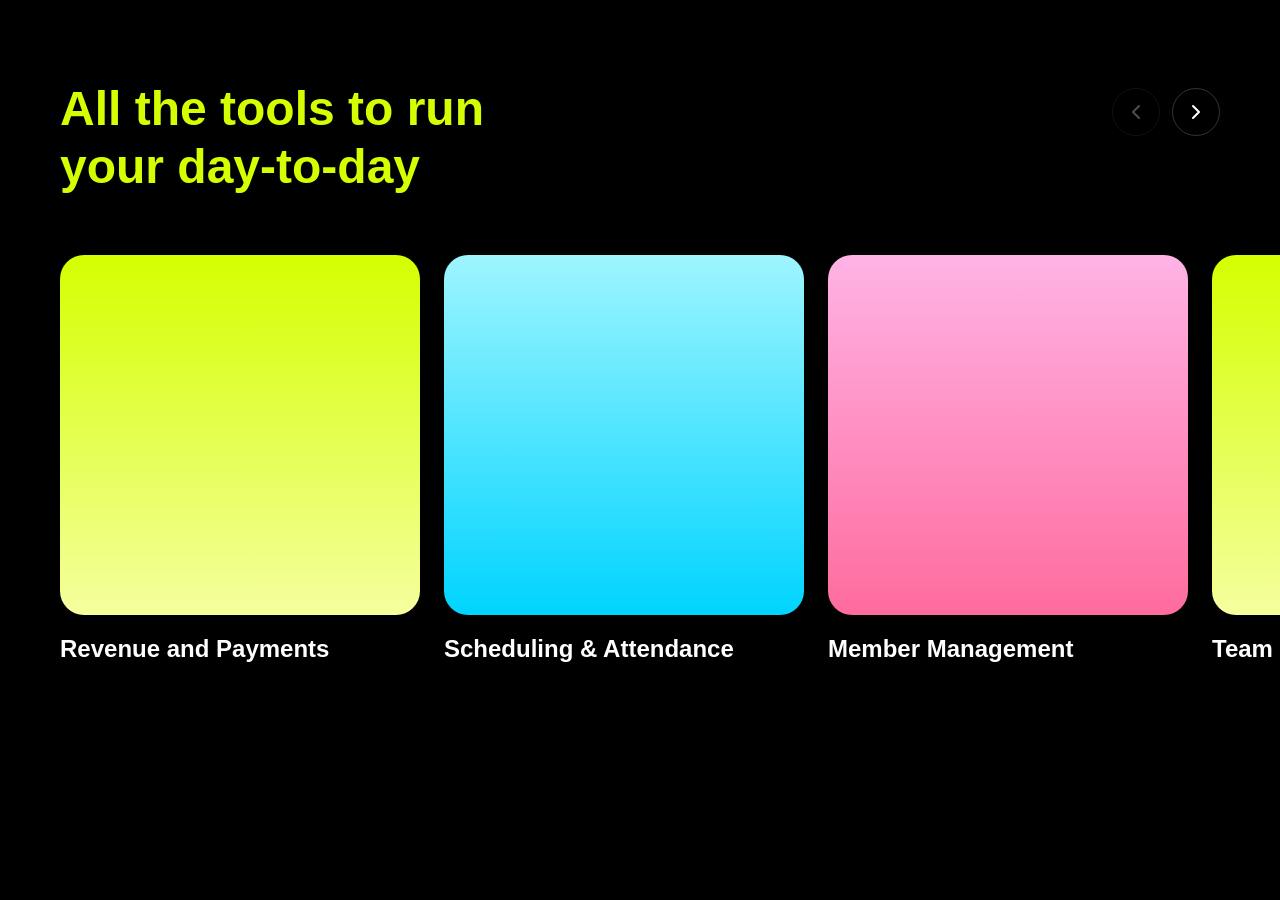
<file: horizontal-scroll-standalone.html>
<!DOCTYPE html>
<html lang="en">
<head>
    <meta charset="UTF-8">
    <meta name="viewport" content="width=device-width, initial-scale=1.0">
    <title>Horizontal Scroll Section</title>
    <style>
        * {
            margin: 0;
            padding: 0;
            box-sizing: border-box;
        }

        body {
            font-family: -apple-system, BlinkMacSystemFont, 'Segoe UI', Roboto, sans-serif;
            background-color: #000;
        }

        /* Horizontal Scroll Section */
        .horizontal-scroll-section {
            padding: 80px 0;
            background-color: #000000;
            overflow: hidden;
        }

        .section-header-centered {
            max-width: 1440px;
            margin: 0 auto;
            padding: 0 60px;
            display: flex;
            justify-content: space-between;
            align-items: flex-start;
            margin-bottom: 40px;
        }

        .section-title {
            font-size: 48px;
            font-weight: 700;
            line-height: 1.2;
            color: #D4FF00;
        }

        .arrow-controls {
            display: flex;
            gap: 12px;
            margin-top: 8px;
        }

        .arrow-btn {
            width: 48px;
            height: 48px;
            border-radius: 50%;
            border: 1px solid rgba(255, 255, 255, 0.2);
            background-color: transparent;
            color: #ffffff;
            cursor: pointer;
            display: flex;
            align-items: center;
            justify-content: center;
            transition: all 0.3s ease;
        }

        .arrow-btn:hover {
            background-color: rgba(255, 255, 255, 0.1);
            border-color: rgba(255, 255, 255, 0.4);
        }

        .arrow-btn:disabled {
            opacity: 0.3;
            cursor: not-allowed;
        }

        .scroll-container {
            overflow-x: auto;
            overflow-y: hidden;
            -webkit-overflow-scrolling: touch;
            scrollbar-width: none;
            -ms-overflow-style: none;
            cursor: grab;
        }

        .scroll-container::-webkit-scrollbar {
            display: none;
        }

        .cards-wrapper {
            display: inline-flex;
            gap: 24px;
            padding: 20px 0;
            padding-left: max(60px, calc((100vw - 1320px) / 2));
            padding-right: 60px;
        }

        .card {
            flex-shrink: 0;
            width: 360px;
            border-radius: 24px;
            display: flex;
            flex-direction: column;
        }

        .card:hover {
            transform: translateY(-8px);
            transition: transform 0.3s ease;
        }

        .card-inner {
            height: 360px;
            border-radius: 24px;
            margin-bottom: 20px;
        }

        .card-yellow-green .card-inner {
            background: linear-gradient(180deg, #D4FF00 0%, #F5FF9E 100%);
        }

        .card-blue .card-inner {
            background: linear-gradient(180deg, #9EF5FF 0%, #00D4FF 100%);
        }

        .card-pink-orange .card-inner {
            background: linear-gradient(180deg, #FFB3E5 0%, #FF6B9D 100%);
        }

        .card-title {
            font-size: 24px;
            font-weight: 700;
            color: #ffffff;
        }

        @media (max-width: 768px) {
            .section-title {
                font-size: 36px;
            }

            .card {
                width: 280px;
            }

            .card-inner {
                height: 280px;
            }

            .cards-wrapper {
                padding-left: 24px;
                padding-right: 24px;
            }

            .section-header-centered {
                padding: 0 24px;
            }
        }
    </style>
</head>
<body>
    <section class="horizontal-scroll-section">
        <div class="section-header-centered">
            <h2 class="section-title">All the tools to run<br>your day-to-day</h2>
            <div class="arrow-controls">
                <button class="arrow-btn arrow-left" aria-label="Scroll left">
                    <svg width="24" height="24" viewBox="0 0 24 24" fill="none">
                        <path d="M15 18L9 12L15 6" stroke="currentColor" stroke-width="2" stroke-linecap="round" stroke-linejoin="round"/>
                    </svg>
                </button>
                <button class="arrow-btn arrow-right" aria-label="Scroll right">
                    <svg width="24" height="24" viewBox="0 0 24 24" fill="none">
                        <path d="M9 18L15 12L9 6" stroke="currentColor" stroke-width="2" stroke-linecap="round" stroke-linejoin="round"/>
                    </svg>
                </button>
            </div>
        </div>

        <div class="scroll-container">
            <div class="cards-wrapper">
                <div class="card card-yellow-green">
                    <div class="card-inner"></div>
                    <h3 class="card-title">Revenue and Payments</h3>
                </div>
                <div class="card card-blue">
                    <div class="card-inner"></div>
                    <h3 class="card-title">Scheduling & Attendance</h3>
                </div>
                <div class="card card-pink-orange">
                    <div class="card-inner"></div>
                    <h3 class="card-title">Member Management</h3>
                </div>
                <div class="card card-yellow-green">
                    <div class="card-inner"></div>
                    <h3 class="card-title">Team & Operations</h3>
                </div>
                <div class="card card-blue">
                    <div class="card-inner"></div>
                    <h3 class="card-title">Insights & Reporting</h3>
                </div>
                <div class="card card-pink-orange">
                    <div class="card-inner"></div>
                    <h3 class="card-title">Platform & Integrations</h3>
                </div>
                <div class="card card-yellow-green">
                    <div class="card-inner"></div>
                    <h3 class="card-title">Dedicated Support Team</h3>
                </div>
            </div>
        </div>
    </section>

    <script>
        const scrollContainer = document.querySelector('.scroll-container');
        const leftArrow = document.querySelector('.arrow-left');
        const rightArrow = document.querySelector('.arrow-right');
        const scrollAmount = 384;

        leftArrow.addEventListener('click', () => {
            scrollContainer.scrollBy({ left: -scrollAmount, behavior: 'smooth' });
        });

        rightArrow.addEventListener('click', () => {
            scrollContainer.scrollBy({ left: scrollAmount, behavior: 'smooth' });
        });

        function updateArrowStates() {
            const scrollLeft = scrollContainer.scrollLeft;
            const maxScroll = scrollContainer.scrollWidth - scrollContainer.clientWidth;
            leftArrow.disabled = scrollLeft <= 0;
            rightArrow.disabled = scrollLeft >= maxScroll - 1;
        }

        scrollContainer.addEventListener('scroll', updateArrowStates);
        window.addEventListener('resize', updateArrowStates);
        updateArrowStates();
    </script>
</body>
</html>
</file>
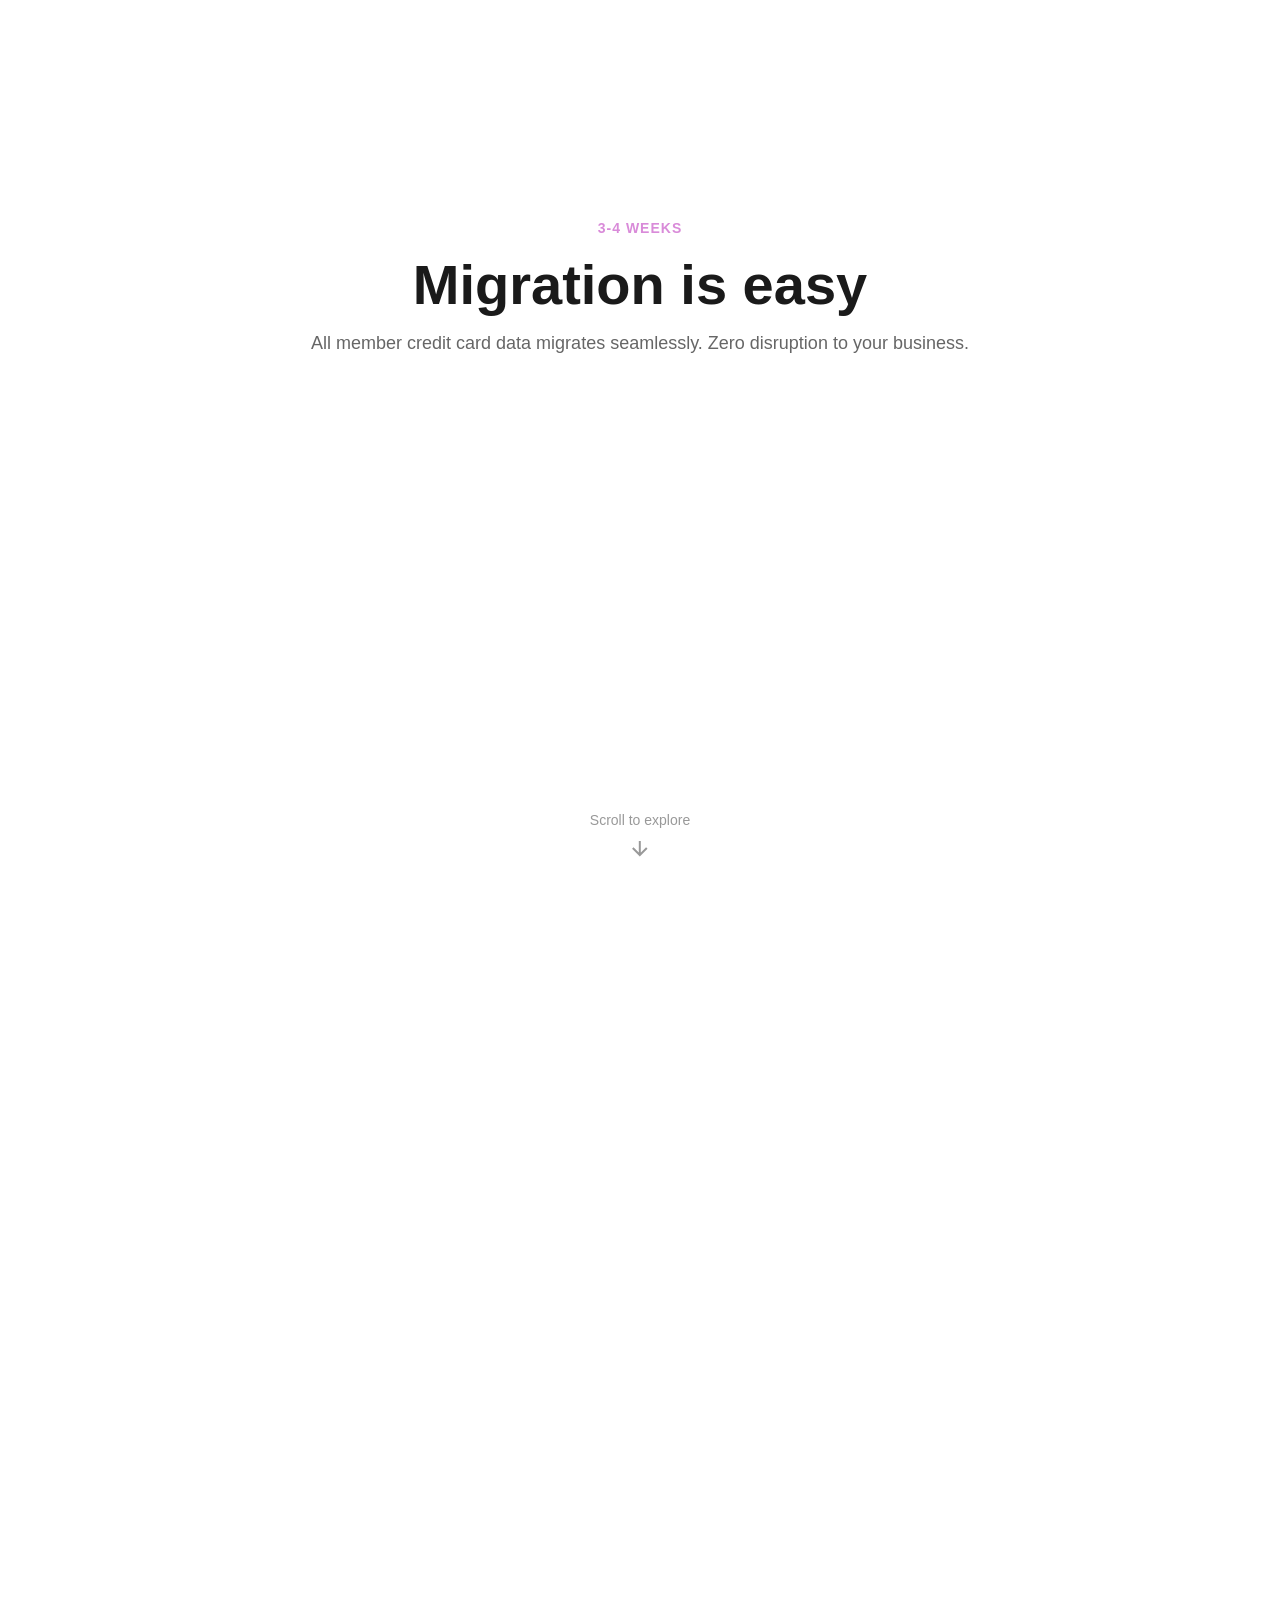
<file: migration-section.html>
<!DOCTYPE html>
<html lang="en">
<head>
  <meta charset="UTF-8">
  <meta name="viewport" content="width=device-width, initial-scale=1.0">
  <title>Migration Section</title>
  <style>
    * {
      margin: 0;
      padding: 0;
      box-sizing: border-box;
    }

    body {
      font-family: -apple-system, BlinkMacSystemFont, 'Segoe UI', Roboto, Oxygen, Ubuntu, sans-serif;
      background: #fff;
    }

    /* Spacer to allow scrolling */
    .scroll-container {
      height: 400vh;
      position: relative;
    }

    /* Fixed section */
    .migration-section {
      position: fixed;
      top: 0;
      left: 0;
      width: 100%;
      height: 100vh;
      display: flex;
      flex-direction: column;
      justify-content: center;
      align-items: center;
      background: #fff;
      overflow: hidden;
    }

    /* Header */
    .migration-header {
      text-align: center;
      margin-bottom: 100px;
    }

    .migration-header .eyebrow {
      font-size: 14px;
      font-weight: 600;
      letter-spacing: 1px;
      color: #D98BD9;
      margin-bottom: 16px;
    }

    .migration-header h2 {
      font-size: 56px;
      font-weight: 700;
      color: #1a1a1a;
      margin-bottom: 16px;
    }

    .migration-header p {
      font-size: 18px;
      color: #666;
    }

    /* Timeline container */
    .timeline-container {
      position: relative;
      width: 100%;
      padding: 0;
    }



    /* Animated gradient line */
    .timeline-progress {
      position: absolute;
      top: 28px;
      left: 0;
      width: 0%;
      height: 6px;
      background: linear-gradient(90deg, #D946EF 0%, #EC4899 15%, #F97316 35%, #FBBF24 60%, #FDE047 100%);
      z-index: 2;
      transition: width 0.1s ease-out;
    }

    /* Steps wrapper */
    .steps-wrapper {
      display: flex;
      justify-content: center;
      position: relative;
      z-index: 3;
      padding: 0 12%;
      width: 100%;
      gap: 80px;
    }

    /* Individual step */
    .step {
      max-width: 320px;
      opacity: 0;
      transform: translateY(20px);
      transition: opacity 0.5s ease, transform 0.5s ease;
    }

    .step.active {
      opacity: 1;
      transform: translateY(0);
    }

    /* Step number circle */
    .step-number {
      width: 56px;
      height: 56px;
      background: #e5e5e5;
      border-radius: 50%;
      display: flex;
      align-items: center;
      justify-content: center;
      font-size: 20px;
      font-weight: 700;
      color: #999;
      margin-bottom: 24px;
      transition: background 0.3s ease, color 0.3s ease;
    }

    .step.active .step-number {
      background: #1a1a1a;
      color: #fff;
    }

    /* Step content */
    .step h3 {
      font-size: 22px;
      font-weight: 700;
      color: #1a1a1a;
      margin-bottom: 12px;
      line-height: 1.3;
    }

    .step p {
      font-size: 16px;
      color: #666;
      line-height: 1.6;
    }

    /* Scroll indicator */
    .scroll-indicator {
      position: fixed;
      bottom: 40px;
      left: 50%;
      transform: translateX(-50%);
      font-size: 14px;
      color: #999;
      display: flex;
      flex-direction: column;
      align-items: center;
      gap: 8px;
      opacity: 1;
      transition: opacity 0.3s ease;
    }

    .scroll-indicator.hidden {
      opacity: 0;
    }

    .scroll-indicator svg {
      animation: bounce 2s infinite;
    }

    @keyframes bounce {
      0%, 20%, 50%, 80%, 100% {
        transform: translateY(0);
      }
      40% {
        transform: translateY(10px);
      }
      60% {
        transform: translateY(5px);
      }
    }
  </style>
</head>
<body>
  <div class="scroll-container">
    <section class="migration-section">
      <div class="migration-header">
        <p class="eyebrow">3-4 WEEKS</p>
        <h2>Migration is easy</h2>
        <p>All member credit card data migrates seamlessly. Zero disruption to your business.</p>
      </div>

      <div class="timeline-container">
        <div class="timeline-progress" id="timeline-progress"></div>
        
        <div class="steps-wrapper">
          <div class="step" id="step-1">
            <div class="step-number">1</div>
            <h3>Contract Signed</h3>
            <p>We'll kick things off with an implementation launch call and complete Stripe setup to prepare your account for payments.</p>
          </div>

          <div class="step" id="step-2">
            <div class="step-number">2</div>
            <h3>Member Payments<br>Data Migration</h3>
            <p>We'll configure your account and provide training to ensure your team is set up for success.</p>
          </div>

          <div class="step" id="step-3">
            <div class="step-number">3</div>
            <h3>Platform Launch &<br>Member Communication</h3>
            <p>You'll receive ongoing support and a strategic partnership as you launch and continue to grow on the platform.</p>
          </div>
        </div>
      </div>
    </section>

    <div class="scroll-indicator" id="scroll-indicator">
      <span>Scroll to explore</span>
      <svg width="24" height="24" viewBox="0 0 24 24" fill="none" stroke="currentColor" stroke-width="2">
        <path d="M12 5v14M19 12l-7 7-7-7"/>
      </svg>
    </div>
  </div>

  <script>
    const timelineProgress = document.getElementById('timeline-progress');
    const steps = [
      document.getElementById('step-1'),
      document.getElementById('step-2'),
      document.getElementById('step-3')
    ];
    const scrollIndicator = document.getElementById('scroll-indicator');
    const scrollContainer = document.querySelector('.scroll-container');

    // Calculate scroll progress
    function updateProgress() {
      const scrollTop = window.scrollY;
      const scrollHeight = scrollContainer.scrollHeight - window.innerHeight;
      const scrollPercent = Math.min(scrollTop / scrollHeight, 1);

      // Map scroll to line progress (0% to 100% of viewport width)
      // We want the line to reach each step marker at the right time
      const lineProgress = scrollPercent * 100;
      timelineProgress.style.width = `${lineProgress}%`;

      // Calculate step positions (roughly at 12%, 50%, 88% of the width based on padding)
      // Activate steps based on scroll progress
      const step1Threshold = 0.05;
      const step2Threshold = 0.4;
      const step3Threshold = 0.75;

      // Step 1
      if (scrollPercent >= step1Threshold) {
        steps[0].classList.add('active');
      } else {
        steps[0].classList.remove('active');
      }

      // Step 2
      if (scrollPercent >= step2Threshold) {
        steps[1].classList.add('active');
      } else {
        steps[1].classList.remove('active');
      }

      // Step 3
      if (scrollPercent >= step3Threshold) {
        steps[2].classList.add('active');
      } else {
        steps[2].classList.remove('active');
      }

      // Hide scroll indicator after scrolling starts
      if (scrollPercent > 0.05) {
        scrollIndicator.classList.add('hidden');
      } else {
        scrollIndicator.classList.remove('hidden');
      }
    }

    // Listen for scroll events
    window.addEventListener('scroll', updateProgress);

    // Initial call
    updateProgress();
  </script>
</body>
</html>
</file>
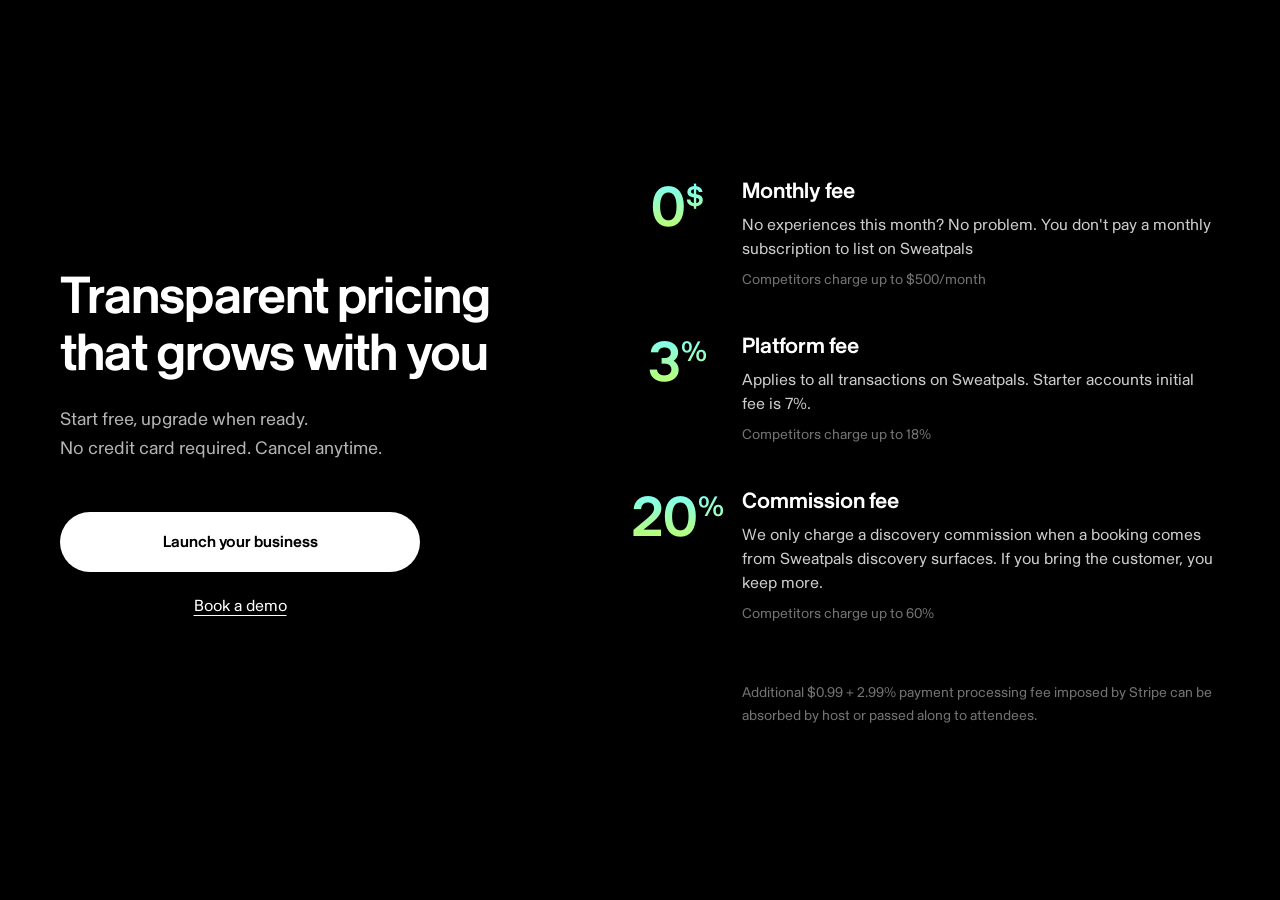
<file: pricing-section.html>
<!DOCTYPE html>
<html lang="en">
<head>
    <meta charset="UTF-8">
    <meta name="viewport" content="width=device-width, initial-scale=1.0">
    <title>Transparent Pricing - Sweatpals</title>
    <style>
        @font-face {
            font-family: 'Skandia';
            src: url('SkandiaSN-Regular.otf') format('opentype');
            font-weight: 400;
            font-style: normal;
        }

        @font-face {
            font-family: 'Skandia';
            src: url('SkandiaSN-Bold.otf') format('opentype');
            font-weight: 700;
            font-style: normal;
        }

        * {
            margin: 0;
            padding: 0;
            box-sizing: border-box;
        }

        body {
            font-family: 'Skandia', -apple-system, BlinkMacSystemFont, 'Segoe UI', Roboto, sans-serif;
            background-color: #000;
        }

        /* Pricing Section */
        .pricing-section {
            min-height: 100vh;
            display: flex;
            align-items: center;
            padding: 120px 60px;
            background-color: #000000;
        }

        .container {
            max-width: 1440px;
            margin: 0 auto;
            width: 100%;
        }

        .pricing-layout {
            display: grid;
            grid-template-columns: 1fr 1.2fr;
            gap: 100px;
            align-items: center;
        }

        /* Left Column */
        .pricing-left {
            padding-right: 40px;
        }

        .pricing-title {
            font-size: 52px;
            font-weight: 700;
            line-height: 1.1;
            color: #ffffff;
            margin-bottom: 24px;
            letter-spacing: -0.02em;
        }

        .pricing-subtitle {
            font-size: 18px;
            font-weight: 400;
            line-height: 1.6;
            color: rgba(255, 255, 255, 0.7);
            margin-bottom: 48px;
        }

        .pricing-ctas {
            display: flex;
            flex-direction: column;
            gap: 8px;
            max-width: 360px;
        }

        .btn-primary {
            font-family: inherit;
            font-size: 16px;
            font-weight: 600;
            padding: 20px 32px;
            border-radius: 50px;
            border: none;
            background-color: #ffffff;
            color: #000000;
            cursor: pointer;
            transition: all 0.3s ease;
        }

        .btn-primary:hover {
            background-color: rgba(255, 255, 255, 0.9);
            transform: translateY(-2px);
        }

        .btn-text {
            font-family: inherit;
            font-size: 16px;
            font-weight: 500;
            padding: 16px 32px;
            background: transparent;
            border: none;
            color: #ffffff;
            cursor: pointer;
            transition: opacity 0.3s ease;
            text-decoration: underline;
            text-underline-offset: 4px;
        }

        .btn-text:hover {
            opacity: 0.7;
        }

        /* Right Column */
        .pricing-right {
            display: flex;
            flex-direction: column;
            gap: 40px;
        }

        .pricing-tier {
            display: flex;
            gap: 28px;
            align-items: flex-start;
            opacity: 0;
            transform: translateY(30px);
            transition: opacity 0.7s ease-out, transform 0.7s ease-out;
        }

        .pricing-tier.visible {
            opacity: 1;
            transform: translateY(0);
        }

        .tier-icon {
            flex-shrink: 0;
            width: 72px;
            height: 72px;
            display: flex;
            align-items: center;
            justify-content: center;
        }

        .tier-icon img {
            width: 100%;
            height: auto;
            object-fit: contain;
        }

        /* Gradient text fallback for icons */
        .tier-icon-text {
            font-size: 56px;
            font-weight: 700;
            background: linear-gradient(180deg, #7BFFFF 0%, #C7FF57 100%);
            -webkit-background-clip: text;
            -webkit-text-fill-color: transparent;
            background-clip: text;
            line-height: 1;
        }

        .tier-icon-text .symbol {
            font-size: 28px;
            vertical-align: super;
        }

        .tier-content {
            flex: 1;
            padding-top: 4px;
        }

        .tier-title {
            font-size: 22px;
            font-weight: 700;
            color: #ffffff;
            margin-bottom: 8px;
        }

        .tier-desc {
            font-size: 16px;
            font-weight: 400;
            line-height: 1.5;
            color: rgba(255, 255, 255, 0.8);
            margin-bottom: 10px;
        }

        .tier-comparison {
            font-size: 14px;
            font-weight: 400;
            color: rgba(255, 255, 255, 0.45);
        }

        .pricing-footnote {
            font-size: 14px;
            font-weight: 400;
            line-height: 1.6;
            color: rgba(255, 255, 255, 0.45);
            margin-top: 20px;
            padding-left: 100px;
            opacity: 0;
            transform: translateY(20px);
            transition: opacity 0.7s ease-out, transform 0.7s ease-out;
            transition-delay: 0.6s;
        }

        .pricing-footnote.visible {
            opacity: 1;
            transform: translateY(0);
        }

        /* Responsive */
        @media (max-width: 1024px) {
            .pricing-section {
                padding: 80px 40px;
            }

            .pricing-layout {
                grid-template-columns: 1fr;
                gap: 60px;
            }

            .pricing-left {
                padding-right: 0;
                text-align: center;
            }

            .pricing-ctas {
                margin: 0 auto;
            }

            .pricing-title {
                font-size: 44px;
            }

            .pricing-footnote {
                padding-left: 100px;
            }
        }

        @media (max-width: 768px) {
            .pricing-section {
                padding: 60px 24px;
            }

            .pricing-title {
                font-size: 36px;
            }

            .pricing-subtitle {
                font-size: 16px;
            }

            .pricing-tier {
                gap: 20px;
            }

            .tier-icon {
                width: 56px;
                height: 56px;
            }

            .tier-icon-text {
                font-size: 44px;
            }

            .tier-icon-text .symbol {
                font-size: 22px;
            }

            .tier-title {
                font-size: 20px;
            }

            .tier-desc {
                font-size: 15px;
            }

            .pricing-footnote {
                padding-left: 76px;
            }
        }
    </style>
</head>
<body>
    <section class="pricing-section">
        <div class="container">
            <div class="pricing-layout">
                <!-- Left Column - Title and CTAs -->
                <div class="pricing-left">
                    <h2 class="pricing-title">Transparent pricing<br>that grows with you</h2>
                    <p class="pricing-subtitle">Start free, upgrade when ready.<br>No credit card required. Cancel anytime.</p>
                    <div class="pricing-ctas">
                        <button class="btn-primary">Launch your business</button>
                        <button class="btn-text">Book a demo</button>
                    </div>
                </div>

                <!-- Right Column - Pricing Tiers -->
                <div class="pricing-right">
                    <div class="pricing-tier" data-tier="1">
                        <div class="tier-icon">
                            <!-- Use image if available, otherwise gradient text -->
                            <!-- <img src="images/icon-0-dollar.png" alt="$0"> -->
                            <span class="tier-icon-text">0<span class="symbol">$</span></span>
                        </div>
                        <div class="tier-content">
                            <h3 class="tier-title">Monthly fee</h3>
                            <p class="tier-desc">No experiences this month? No problem. You don't pay a monthly subscription to list on Sweatpals</p>
                            <p class="tier-comparison">Competitors charge up to $500/month</p>
                        </div>
                    </div>

                    <div class="pricing-tier" data-tier="2">
                        <div class="tier-icon">
                            <!-- <img src="images/icon-3-percent.png" alt="3%"> -->
                            <span class="tier-icon-text">3<span class="symbol">%</span></span>
                        </div>
                        <div class="tier-content">
                            <h3 class="tier-title">Platform fee</h3>
                            <p class="tier-desc">Applies to all transactions on Sweatpals. Starter accounts initial fee is 7%.</p>
                            <p class="tier-comparison">Competitors charge up to 18%</p>
                        </div>
                    </div>

                    <div class="pricing-tier" data-tier="3">
                        <div class="tier-icon">
                            <!-- <img src="images/icon-20-percent.png" alt="20%"> -->
                            <span class="tier-icon-text">20<span class="symbol">%</span></span>
                        </div>
                        <div class="tier-content">
                            <h3 class="tier-title">Commission fee</h3>
                            <p class="tier-desc">We only charge a discovery commission when a booking comes from Sweatpals discovery surfaces. If you bring the customer, you keep more.</p>
                            <p class="tier-comparison">Competitors charge up to 60%</p>
                        </div>
                    </div>

                    <p class="pricing-footnote">Additional $0.99 + 2.99% payment processing fee imposed by Stripe can be absorbed by host or passed along to attendees.</p>
                </div>
            </div>
        </div>
    </section>

    <script>
        // Pricing section - staggered fade-in animation
        const pricingSection = document.querySelector('.pricing-section');
        const pricingTiers = document.querySelectorAll('.pricing-tier');
        const pricingFootnote = document.querySelector('.pricing-footnote');

        if (pricingSection && pricingTiers.length > 0) {
            const pricingObserver = new IntersectionObserver((entries) => {
                entries.forEach(entry => {
                    if (entry.isIntersecting) {
                        // Stagger the animations for each tier
                        pricingTiers.forEach((tier, index) => {
                            setTimeout(() => {
                                tier.classList.add('visible');
                            }, index * 200); // 200ms delay between each tier
                        });

                        // Animate footnote after all tiers
                        if (pricingFootnote) {
                            setTimeout(() => {
                                pricingFootnote.classList.add('visible');
                            }, pricingTiers.length * 200);
                        }

                        pricingObserver.unobserve(entry.target);
                    }
                });
            }, {
                threshold: 0.2
            });

            pricingObserver.observe(pricingSection);
        }
    </script>
</body>
</html>
</file>
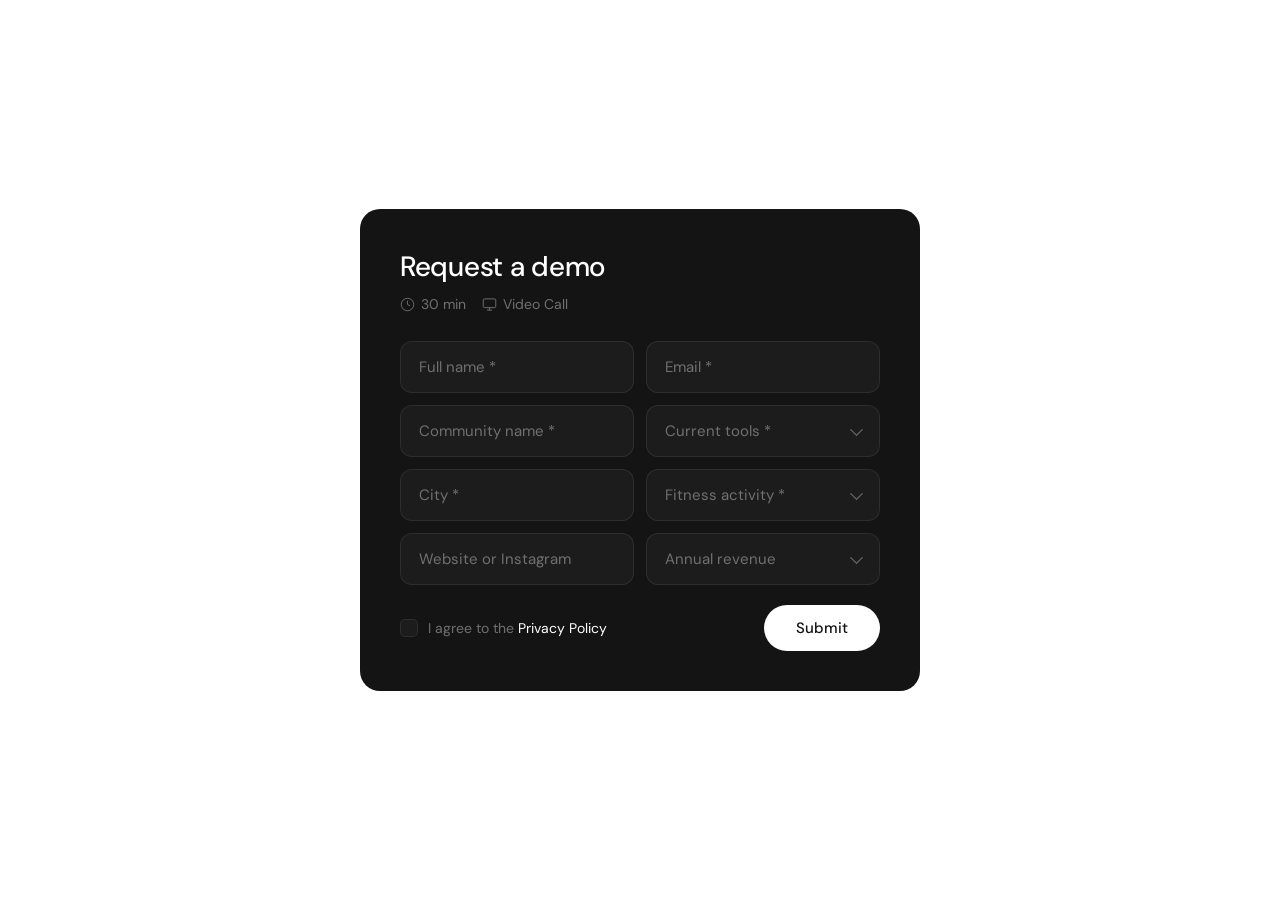
<file: sweatpals-form-v6.html>
<!DOCTYPE html>
<html lang="en">
<head>
  <meta charset="UTF-8">
  <meta name="viewport" content="width=device-width, initial-scale=1.0">
  <title>SweatPals Live Demo</title>
  <link rel="preconnect" href="https://fonts.googleapis.com">
  <link rel="preconnect" href="https://fonts.gstatic.com" crossorigin>
  <link href="https://fonts.googleapis.com/css2?family=DM+Sans:wght@400;500;600&display=swap" rel="stylesheet">
  <style>
    * {
      margin: 0;
      padding: 0;
      box-sizing: border-box;
    }

    :root {
      --bg: #ffffff;
      --surface: #141414;
      --field: #1c1c1c;
      --field-hover: #232323;
      --field-border: rgba(255,255,255,0.08);
      --border: #333333;
      --text: #ffffff;
      --text-muted: #707070;
      --accent: #ffffff;
    }

    body {
      font-family: 'DM Sans', -apple-system, BlinkMacSystemFont, sans-serif;
      background: var(--bg);
      min-height: 100vh;
      display: flex;
      align-items: center;
      justify-content: center;
      padding: 32px;
    }

    .card {
      max-width: 560px;
      width: 100%;
      background: var(--surface);
      border-radius: 20px;
      padding: 40px;
    }

    .header {
      margin-bottom: 28px;
    }

    h1 {
      font-size: 28px;
      font-weight: 500;
      color: var(--text);
      line-height: 1.3;
      letter-spacing: -0.01em;
      margin-bottom: 10px;
    }

    .badge {
      font-size: 14px;
      color: var(--text-muted);
      display: flex;
      align-items: center;
      gap: 16px;
    }

    .badge span {
      display: flex;
      align-items: center;
      gap: 6px;
    }

    .form-grid {
      display: grid;
      grid-template-columns: 1fr 1fr;
      gap: 12px;
    }

    .form-group {
      position: relative;
    }

    .form-group.full-width {
      grid-column: 1 / -1;
    }

    input, select {
      width: 100%;
      height: 52px;
      padding: 0 18px;
      border: 1px solid var(--field-border);
      border-radius: 12px;
      font-size: 15px;
      font-family: inherit;
      color: var(--text);
      background: var(--field);
      transition: all 0.15s ease;
    }

    input::placeholder {
      color: var(--text-muted);
    }

    input:hover, select:hover {
      background: var(--field-hover);
      border-color: rgba(255,255,255,0.12);
    }

    input:focus, select:focus {
      outline: none;
      background: var(--field-hover);
      border-color: rgba(255,255,255,0.15);
    }

    select {
      cursor: pointer;
      appearance: none;
      color: var(--text-muted);
      padding-right: 44px;
    }

    select:has(option:checked:not([disabled])) {
      color: var(--text);
    }

    /* Custom dropdown styling */
    .custom-select {
      position: relative;
    }

    .custom-select-trigger {
      width: 100%;
      height: 52px;
      padding: 0 44px 0 18px;
      border: 1px solid var(--field-border);
      border-radius: 12px;
      font-size: 15px;
      font-family: inherit;
      color: var(--text-muted);
      background: var(--field);
      cursor: pointer;
      display: flex;
      align-items: center;
      transition: all 0.15s ease;
      position: relative;
    }

    .custom-select-trigger.has-value {
      color: var(--text);
    }

    .custom-select-trigger:hover {
      background: var(--field-hover);
      border-color: rgba(255,255,255,0.12);
    }

    .custom-select-trigger::after {
      content: '';
      position: absolute;
      right: 18px;
      top: 50%;
      width: 8px;
      height: 8px;
      border-right: 1.5px solid var(--text-muted);
      border-bottom: 1.5px solid var(--text-muted);
      transform: translateY(-65%) rotate(45deg);
      transition: transform 0.2s, border-color 0.15s;
    }

    .custom-select.open .custom-select-trigger::after {
      transform: translateY(-35%) rotate(-135deg);
    }

    .custom-select-trigger:hover::after {
      border-color: #999;
    }

    .custom-select-dropdown {
      position: absolute;
      top: calc(100% + 6px);
      left: 0;
      right: 0;
      background: var(--field);
      border: 1px solid var(--border);
      border-radius: 12px;
      padding: 6px;
      z-index: 100;
      opacity: 0;
      visibility: hidden;
      transform: translateY(-8px);
      transition: all 0.15s ease;
      max-height: 240px;
      overflow-y: auto;
    }

    .custom-select.open .custom-select-dropdown {
      opacity: 1;
      visibility: visible;
      transform: translateY(0);
    }

    .custom-select-option {
      padding: 12px 14px;
      border-radius: 8px;
      cursor: pointer;
      font-size: 15px;
      color: var(--text);
      transition: background 0.1s;
    }

    .custom-select-option:hover {
      background: var(--field-hover);
    }

    .custom-select-option.selected {
      background: var(--field-hover);
    }

    /* Hide native select but keep for form submission */
    .custom-select select {
      position: absolute;
      opacity: 0;
      pointer-events: none;
    }

    .footer-row {
      grid-column: 1 / -1;
      display: flex;
      align-items: center;
      justify-content: space-between;
      margin-top: 8px;
    }

    .checkbox-wrapper {
      display: flex;
      align-items: center;
      gap: 10px;
      cursor: pointer;
    }

    .checkbox-wrapper input {
      display: none;
    }

    .checkmark {
      width: 18px;
      height: 18px;
      border-radius: 5px;
      background: var(--field);
      border: 1px solid var(--field-border);
      display: flex;
      align-items: center;
      justify-content: center;
      transition: all 0.15s;
      flex-shrink: 0;
    }

    .checkbox-wrapper:hover .checkmark {
      background: var(--field-hover);
      border-color: rgba(255,255,255,0.12);
    }

    .checkbox-wrapper input:checked + .checkmark {
      background: var(--accent);
      border-color: var(--accent);
    }

    .checkbox-wrapper input:checked + .checkmark svg {
      opacity: 1;
    }

    .checkmark svg {
      width: 11px;
      height: 11px;
      opacity: 0;
      stroke: var(--surface);
      stroke-width: 3;
    }

    .checkbox-label {
      font-size: 14px;
      color: var(--text-muted);
    }

    .checkbox-label a {
      color: var(--text);
      text-decoration: none;
    }

    .checkbox-label a:hover {
      text-decoration: underline;
    }

    .submit-btn {
      height: 46px;
      padding: 0 32px;
      background: var(--accent);
      color: var(--surface);
      border: none;
      border-radius: 100px;
      font-size: 15px;
      font-weight: 500;
      font-family: inherit;
      cursor: pointer;
      transition: all 0.15s ease;
    }

    .submit-btn:hover {
      opacity: 0.9;
      transform: scale(1.02);
    }

    .submit-btn:active {
      transform: scale(0.98);
    }

    @media (max-width: 540px) {
      .card {
        padding: 28px;
      }

      .form-grid {
        grid-template-columns: 1fr;
      }
      
      .footer-row {
        flex-direction: column;
        gap: 16px;
        align-items: stretch;
      }

      .submit-btn {
        width: 100%;
      }
    }
  </style>
</head>
<body>
  <div class="card">
    <div class="header">
      <h1>Request a demo</h1>
      <div class="badge">
        <span>
          <svg width="15" height="15" viewBox="0 0 24 24" fill="none" stroke="currentColor" stroke-width="1.5"><circle cx="12" cy="12" r="10"/><polyline points="12 6 12 12 16 14"/></svg>
          30 min
        </span>
        <span>
          <svg width="15" height="15" viewBox="0 0 24 24" fill="none" stroke="currentColor" stroke-width="1.5"><rect x="2" y="3" width="20" height="14" rx="2"/><line x1="8" y1="21" x2="16" y2="21"/><line x1="12" y1="17" x2="12" y2="21"/></svg>
          Video Call
        </span>
      </div>
    </div>

    <form>
      <div class="form-grid">
        <div class="form-group">
          <input type="text" placeholder="Full name *" required>
        </div>

        <div class="form-group">
          <input type="email" placeholder="Email *" required>
        </div>

        <div class="form-group">
          <input type="text" placeholder="Community name *" required>
        </div>

        <div class="form-group custom-select" data-required="true">
          <select name="tools" required>
            <option value="" disabled selected>Current tools *</option>
            <option value="circle">Circle</option>
            <option value="patreon">Patreon</option>
            <option value="mighty">Mighty</option>
            <option value="shopify">Shopify</option>
            <option value="eventbrite">Eventbrite</option>
            <option value="classpass">Classpass</option>
            <option value="luma">Luma</option>
            <option value="mindbody">Mindbody</option>
            <option value="glofox">Glofox</option>
            <option value="other">Other</option>
            <option value="none">None</option>
          </select>
          <div class="custom-select-trigger">Current tools *</div>
          <div class="custom-select-dropdown">
            <div class="custom-select-option" data-value="circle">Circle</div>
            <div class="custom-select-option" data-value="patreon">Patreon</div>
            <div class="custom-select-option" data-value="mighty">Mighty</div>
            <div class="custom-select-option" data-value="shopify">Shopify</div>
            <div class="custom-select-option" data-value="eventbrite">Eventbrite</div>
            <div class="custom-select-option" data-value="classpass">Classpass</div>
            <div class="custom-select-option" data-value="luma">Luma</div>
            <div class="custom-select-option" data-value="mindbody">Mindbody</div>
            <div class="custom-select-option" data-value="glofox">Glofox</div>
            <div class="custom-select-option" data-value="other">Other</div>
            <div class="custom-select-option" data-value="none">None</div>
          </div>
        </div>

        <div class="form-group">
          <input type="text" placeholder="City *" required>
        </div>

        <div class="form-group custom-select" data-required="true">
          <select name="activity" required>
            <option value="" disabled selected>Fitness activity *</option>
            <option value="running">Running</option>
            <option value="cycling">Cycling</option>
            <option value="yoga">Yoga</option>
            <option value="crossfit">CrossFit</option>
            <option value="hiit">HIIT</option>
            <option value="pilates">Pilates</option>
            <option value="swimming">Swimming</option>
            <option value="dance">Dance</option>
            <option value="martial-arts">Martial Arts</option>
            <option value="outdoor">Outdoor/Hiking</option>
            <option value="other">Other</option>
          </select>
          <div class="custom-select-trigger">Fitness activity *</div>
          <div class="custom-select-dropdown">
            <div class="custom-select-option" data-value="running">Running</div>
            <div class="custom-select-option" data-value="cycling">Cycling</div>
            <div class="custom-select-option" data-value="yoga">Yoga</div>
            <div class="custom-select-option" data-value="crossfit">CrossFit</div>
            <div class="custom-select-option" data-value="hiit">HIIT</div>
            <div class="custom-select-option" data-value="pilates">Pilates</div>
            <div class="custom-select-option" data-value="swimming">Swimming</div>
            <div class="custom-select-option" data-value="dance">Dance</div>
            <div class="custom-select-option" data-value="martial-arts">Martial Arts</div>
            <div class="custom-select-option" data-value="outdoor">Outdoor/Hiking</div>
            <div class="custom-select-option" data-value="other">Other</div>
          </div>
        </div>

        <div class="form-group">
          <input type="text" placeholder="Website or Instagram">
        </div>

        <div class="form-group custom-select">
          <select name="revenue">
            <option value="" disabled selected>Annual revenue</option>
            <option value="0-30k">$0 - $30,000</option>
            <option value="30k-100k">$30,000 - $100,000</option>
            <option value="100k-500k">$100,000 - $500,000</option>
            <option value="500k+">$500,000+</option>
          </select>
          <div class="custom-select-trigger">Annual revenue</div>
          <div class="custom-select-dropdown">
            <div class="custom-select-option" data-value="0-30k">$0 - $30,000</div>
            <div class="custom-select-option" data-value="30k-100k">$30,000 - $100,000</div>
            <div class="custom-select-option" data-value="100k-500k">$100,000 - $500,000</div>
            <div class="custom-select-option" data-value="500k+">$500,000+</div>
          </div>
        </div>

        <div class="footer-row">
          <label class="checkbox-wrapper">
            <input type="checkbox" required>
            <span class="checkmark">
              <svg viewBox="0 0 24 24" fill="none" stroke="currentColor" stroke-linecap="round" stroke-linejoin="round">
                <polyline points="20 6 9 17 4 12"/>
              </svg>
            </span>
            <span class="checkbox-label">
              I agree to the <a href="#">Privacy Policy</a>
            </span>
          </label>

          <button type="submit" class="submit-btn">Submit</button>
        </div>
      </div>
    </form>
  </div>

  <script>
    document.querySelectorAll('.custom-select').forEach(select => {
      const trigger = select.querySelector('.custom-select-trigger');
      const dropdown = select.querySelector('.custom-select-dropdown');
      const options = select.querySelectorAll('.custom-select-option');
      const hiddenSelect = select.querySelector('select');
      const placeholder = trigger.textContent;

      trigger.addEventListener('click', (e) => {
        e.stopPropagation();
        // Close other dropdowns
        document.querySelectorAll('.custom-select.open').forEach(s => {
          if (s !== select) s.classList.remove('open');
        });
        select.classList.toggle('open');
      });

      options.forEach(option => {
        option.addEventListener('click', () => {
          const value = option.dataset.value;
          const text = option.textContent;
          
          // Update trigger text
          trigger.textContent = text;
          trigger.classList.add('has-value');
          
          // Update hidden select
          hiddenSelect.value = value;
          
          // Update selected state
          options.forEach(o => o.classList.remove('selected'));
          option.classList.add('selected');
          
          // Close dropdown
          select.classList.remove('open');
        });
      });
    });

    // Close dropdowns when clicking outside
    document.addEventListener('click', () => {
      document.querySelectorAll('.custom-select.open').forEach(s => {
        s.classList.remove('open');
      });
    });
  </script>
</body>
</html>
</file>
<file: styles.css>
@font-face {
    font-family: 'Raw';
    src: url('RawBold.otf') format('opentype');
    font-weight: 700;
    font-style: normal;
}

@font-face {
    font-family: 'Skandia';
    src: url('SkandiaSN-Regular.otf') format('opentype');
    font-weight: 400;
    font-style: normal;
}

@font-face {
    font-family: 'Skandia';
    src: url('SkandiaSN-Book.otf') format('opentype');
    font-weight: 300;
    font-style: normal;
}

@font-face {
    font-family: 'Skandia';
    src: url('SkandiaSN-Medium.otf') format('opentype');
    font-weight: 500;
    font-style: normal;
}

@font-face {
    font-family: 'Skandia';
    src: url('SkandiaSN-Bold.otf') format('opentype');
    font-weight: 700;
    font-style: normal;
}

/* Sweatpals Brand Colors */
:root {
    /* Neutrals */
    --color-off-white: #F9F5E9;
    --color-grey-tint: #E0E0C3;
    --color-grey-reg: #AA9E8E;
    --color-fresh-white: #FFFFFF;
    --color-mat-black: #000000;

    /* Reds & Oranges */
    --color-tint-red: #F8B79D;
    --color-brm-red: #FF4D07;

    /* Yellows */
    --color-tint-yellow: #FFEE5C;
    --color-rise-yellow: #FFD904;

    /* Greens */
    --color-tint-green: #E8FF89;
    --color-grass-green: #C7FF57;

    /* Aquas & Cyans */
    --color-tint-aqua: #D2FAFF;
    --color-endorphin-aqua: #7BFFFF;

    /* Blues */
    --color-tint-blue: #C7D4FF;
    --color-tabocue-blue: #A37FFF;

    /* Violets & Purples */
    --color-tint-violet: #F4D4FF;
    --color-ultra-violet: #DK6FFF;

    /* Gradient Combinations */
    --gradient-01: radial-gradient(circle at 50% 100%, #FFD904 0%, #C7FF57 50%, #FFFFFF 100%);
    --gradient-02: radial-gradient(circle at 50% 100%, #0080FF 0%, #A37FFF 50%, #FF6B9D 100%);
    --gradient-03: radial-gradient(circle at 50% 100%, #FFD904 0%, #C7FF57 50%, #7BFFFF 100%);
    --gradient-04: radial-gradient(circle at 50% 100%, #0080FF 0%, #7BFFFF 50%, #C7FF57 100%);
    --gradient-05: radial-gradient(circle at 50% 100%, #A37FFF 0%, #7BFFFF 50%, #FFD904 100%);
    --gradient-06: radial-gradient(circle at 50% 100%, #FF4D07 0%, #A37FFF 50%, #FFD904 100%);
}

* {
    margin: 0;
    padding: 0;
    box-sizing: border-box;
}

body {
    font-family: 'Skandia', sans-serif;
    background-color: #F9F5E9;
    color: #000000;
    overflow-x: hidden;
}

/* Navigation */
.navbar {
    position: fixed;
    top: 0;
    left: 0;
    right: 0;
    z-index: 1000;
    padding: 20px 0;
}

.nav-container {
    max-width: 1440px;
    margin: 0 auto;
    padding: 0 60px;
    display: flex;
    justify-content: space-between;
    align-items: center;
}

.nav-left {
    display: flex;
    gap: 32px;
}

.nav-link {
    font-family: 'Skandia', sans-serif;
    font-size: 14px;
    font-weight: 500;
    color: #000000;
    text-decoration: none;
    transition: opacity 0.2s ease;
}

.nav-link:hover {
    opacity: 0.7;
}

.nav-center {
    position: absolute;
    left: 50%;
    transform: translateX(-50%);
}

.nav-logo {
    display: flex;
    align-items: center;
    text-decoration: none;
}

.nav-logo-img {
    height: 28px;
    width: auto;
}

.nav-right {
    display: flex;
    align-items: center;
    gap: 12px;
}

.nav-btn {
    font-family: 'Skandia', sans-serif;
    font-size: 14px;
    font-weight: 500;
    text-decoration: none;
    padding: 12px 24px;
    border-radius: 100px;
    transition: all 0.2s ease;
    display: flex;
    align-items: center;
    gap: 8px;
}

.nav-btn-create {
    background-color: #000000;
    color: #ffffff;
}

.nav-btn-create:hover {
    background-color: #333333;
}

.nav-btn-login {
    background-color: transparent;
    color: #000000;
    border: 1px solid #000000;
}

.nav-btn-login:hover {
    background-color: #000000;
    color: #ffffff;
}

/* Hero Section */
.hero-section {
    position: relative;
    min-height: 100vh;
    display: flex;
    flex-direction: column;
    align-items: center;
    padding-top: 120px;
    padding-bottom: 120px;
    overflow: hidden;
    background-color: #ffffff;
}

.hero-bg-gradient {
    position: absolute;
    left: -10%;
    right: -10%;
    top: 380px;
    bottom: 0;
    background-image: url('images/hero bg.png');
    background-size: 120% auto;
    background-position: center top;
    background-repeat: no-repeat;
    z-index: 0;
}

.hero-content {
    position: relative;
    z-index: 2;
    text-align: center;
    max-width: 900px;
    padding: 0 60px;
    margin-bottom: 60px;
}

.hero-main-title {
    font-family: 'Raw', sans-serif;
    font-size: 72px;
    font-weight: 700;
    line-height: 1.0;
    color: #000000;
    margin-bottom: 24px;
    letter-spacing: -1px;
}

.hero-main-subtitle {
    font-family: 'Skandia', sans-serif;
    font-size: 18px;
    font-weight: 400;
    line-height: 1.6;
    color: #000000;
    max-width: 800px;
    margin: 0 auto 40px;
}

.hero-buttons {
    display: flex;
    justify-content: center;
    gap: 16px;
}

.hero-btn {
    font-family: 'Skandia', sans-serif;
    font-size: 16px;
    font-weight: 500;
    text-decoration: none;
    padding: 16px 32px;
    border-radius: 100px;
    transition: all 0.2s ease;
}

.hero-btn-primary {
    background-color: #000000;
    color: #ffffff;
}

.hero-btn-primary:hover {
    background-color: #333333;
}

.hero-btn-secondary {
    background-color: #ffffff;
    color: #000000;
    border: 1px solid rgba(0, 0, 0, 0.2);
}

.hero-btn-secondary:hover {
    background-color: #f5f5f5;
}

.hero-video-container {
    position: relative;
    z-index: 1;
    width: 100%;
    max-width: 1200px;
    margin: 0 auto;
    padding: 0 60px;
    animation: videoScaleIn 1.2s cubic-bezier(0.4, 0, 0.2, 1) forwards;
}

@keyframes videoScaleIn {
    0% {
        transform: scale(0.9);
        opacity: 0;
    }
    100% {
        transform: scale(1);
        opacity: 1;
    }
}

.hero-video {
    width: 100%;
    height: auto;
    border-radius: 24px;
    box-shadow: 0 20px 60px rgba(0, 0, 0, 0.15);
}

/* Build Community Section */
.build-community-section {
    padding: 100px 0 120px;
    background-color: var(--color-mat-black);
}

.community-title {
    font-family: 'Skandia', sans-serif;
    font-size: 56px;
    font-weight: 700;
    line-height: 1.1;
    text-align: center;
    margin-bottom: 16px;
    color: #ffffff;
}

.community-title .highlight {
    color: var(--color-grass-green);
}

.community-subtitle {
    font-family: 'Skandia', sans-serif;
    font-size: 18px;
    font-weight: 400;
    color: rgba(255, 255, 255, 0.7);
    text-align: center;
    margin-bottom: 80px;
}

.community-grid {
    display: flex;
    gap: 24px;
    max-width: 1080px;
    margin: 0 auto;
}

.grid-column {
    flex: 1;
    display: flex;
    flex-direction: column;
    gap: 24px;
}

.community-card {
    position: relative;
    border-radius: 24px;
    overflow: hidden;
    cursor: pointer;
}

/* Social Connection - tall top left */
.card-social {
    height: 520px;
    background-color: var(--color-grass-green);
}

/* Instructor - shorter bottom left */
.card-instructor {
    height: 380px;
    background-color: var(--color-off-white);
}

/* Gamification - shorter top right */
.card-gamification {
    height: 380px;
    background-color: var(--color-off-white);
}

/* Events - tall bottom right */
.card-events {
    height: 520px;
    background-color: var(--color-endorphin-aqua);
}

.card-image {
    position: absolute;
    top: 0;
    left: 0;
    width: 100%;
    height: calc(100% - 100px);
    object-fit: cover;
    object-position: center top;
    transition: transform 0.6s cubic-bezier(0.4, 0, 0.2, 1);
    z-index: 1;
}

.community-card:hover .card-image {
    transform: scale(1.08);
}

.card-content {
    position: absolute;
    bottom: 0;
    left: 0;
    right: 0;
    padding: 24px 28px;
    padding-right: 90px;
    min-height: 100px;
    z-index: 2;
}

.card-social .card-content {
    background-color: var(--color-grass-green);
}

.card-events .card-content {
    background-color: var(--color-endorphin-aqua);
}

.card-gamification .card-content,
.card-instructor .card-content {
    background-color: var(--color-off-white);
}

.card-title {
    font-family: 'Skandia', sans-serif;
    font-size: 24px;
    font-weight: 700;
    line-height: 1.2;
    color: var(--color-mat-black);
    margin: 0;
}

.card-arrow {
    position: absolute;
    bottom: 24px;
    right: 28px;
    width: 44px;
    height: 44px;
    min-width: 44px;
    border-radius: 50%;
    background: transparent;
    border: 1.5px solid rgba(0, 0, 0, 0.2);
    display: flex;
    align-items: center;
    justify-content: center;
    cursor: pointer;
    transition: background 0.3s ease, border-color 0.3s ease;
    z-index: 2;
}

.card-arrow svg {
    color: var(--color-mat-black);
    width: 20px;
    height: 20px;
}

.community-card:hover .card-arrow {
    background: rgba(0, 0, 0, 0.08);
    border-color: rgba(0, 0, 0, 0.3);
}

.card-desc {
    font-family: 'Skandia', sans-serif;
    font-size: 15px;
    font-weight: 400;
    line-height: 1.5;
    color: rgba(0, 0, 0, 0.75);
    margin: 0;
    padding-right: 60px;
    max-height: 0;
    opacity: 0;
    overflow: hidden;
    transition: max-height 0.4s cubic-bezier(0.4, 0, 0.2, 1),
                opacity 0.4s cubic-bezier(0.4, 0, 0.2, 1),
                margin-top 0.4s cubic-bezier(0.4, 0, 0.2, 1);
}

.community-card:hover .card-desc {
    max-height: 100px;
    opacity: 1;
    margin-top: 12px;
}

/* Stacking Cards Section */
.stacking-cards-section {
    padding: 120px 0 200px;
    background-color: #F9F5E9;
}

.section-header {
    text-align: center;
    max-width: 900px;
    margin: 0 auto 100px;
}

.hero-title {
    font-family: 'Skandia', sans-serif;
    font-size: 64px;
    font-weight: 700;
    line-height: 1.2;
    color: #000000;
    margin-bottom: 20px;
}

.hero-title .highlight {
    color: #A37FFF;
}

.hero-subtitle {
    font-family: 'Skandia', sans-serif;
    font-size: 18px;
    font-weight: 400;
    line-height: 1.6;
    color: #000000;
}

.stacking-cards-container {
    position: relative;
    height: 400vh;
}

.stack-card {
    position: sticky;
    top: 80px;
    height: 600px;
    margin-bottom: 40px;
}

.stack-card-1 {
    z-index: 1;
}

.stack-card-2 {
    z-index: 2;
    top: 100px;
}

.stack-card-3 {
    z-index: 3;
    top: 120px;
}

.stack-card-4 {
    z-index: 4;
    top: 140px;
}

.card-content {
    height: 100%;
    border-radius: 32px;
    overflow: hidden;
    background-color: #000000;
    transition: transform 0.3s ease;
}

.split-card {
    display: grid;
    grid-template-columns: 1fr 1fr;
}

.card-left {
    padding: 60px;
    display: flex;
    flex-direction: column;
    justify-content: center;
    align-items: center;
    text-align: center;
    background-color: #000000;
    color: #ffffff;
}

.card-right {
    background: linear-gradient(180deg, #7BFFFF 0%, #C7FF57 100%);
    display: flex;
    align-items: center;
    justify-content: center;
    padding: 40px;
}

.card-phone {
    position: relative;
    width: 100%;
    height: 100%;
}

.gradient-yellow-pink {
    background: linear-gradient(180deg, #FFD904 0%, #FF6B9D 100%);
}

.gradient-yellow-pink .card-left {
    background: linear-gradient(180deg, #FFD904 0%, #FF6B9D 100%);
    color: #000000;
}

.gradient-yellow-pink .card-right {
    background: linear-gradient(180deg, #FFEE5C 0%, #F4D4FF 100%);
}

.gradient-purple-orange {
    background: linear-gradient(180deg, #A37FFF 0%, #FF4D07 100%);
}

.gradient-purple-orange .card-left {
    background: linear-gradient(180deg, #A37FFF 0%, #FF4D07 100%);
    color: #000000;
}

.gradient-purple-orange .card-right {
    background: linear-gradient(180deg, #F4D4FF 0%, #F8B79D 100%);
}

.card-feature-title {
    font-family: 'Skandia', sans-serif;
    font-size: 36px;
    font-weight: 700;
    line-height: 1.2;
    margin-bottom: 20px;
    text-transform: uppercase;
}

.card-feature-desc {
    font-family: 'Skandia', sans-serif;
    font-size: 18px;
    font-weight: 400;
    line-height: 1.6;
    max-width: 320px;
}

.phone-mockup {
    width: 100%;
    height: 100%;
    object-fit: cover;
    border-radius: 24px;
    position: relative;
    z-index: 1;
}

/* Stats Section */
.stats-section {
    padding: 100px 0;
    background-color: #000000;
    color: #ffffff;
}

.stats-title {
    font-family: 'Skandia', sans-serif;
    font-size: 48px;
    font-weight: 700;
    text-align: center;
    margin-bottom: 80px;
    color: #ffffff;
}

.stats-title .highlight-aqua {
    color: #7BFFFF;
}

.stats-grid {
    display: flex;
    justify-content: space-between;
    align-items: center;
    max-width: 1200px;
    margin: 0 auto;
}

.stat-item {
    text-align: center;
    flex: 1;
}

.stat-number {
    font-family: 'Skandia', sans-serif;
    font-size: 72px;
    font-weight: 700;
    line-height: 1;
    margin-bottom: 16px;
    color: #ffffff;
    min-height: 72px;
    display: flex;
    align-items: center;
    justify-content: center;
}

.stat-number::after {
    font-size: 48px;
    vertical-align: super;
}

.stat-label {
    font-family: 'Skandia', sans-serif;
    font-size: 16px;
    font-weight: 400;
    color: rgba(255, 255, 255, 0.8);
}

.stat-divider {
    width: 1px;
    height: 80px;
    background-color: rgba(255, 255, 255, 0.2);
    margin: 0 40px;
}

/* Tools Section */
.tools-section {
    padding: 80px 0;
    background-color: #000000;
    overflow: hidden;
}

.tools-header {
    max-width: 1440px;
    margin: 0 auto;
    padding: 0 60px;
    display: flex;
    justify-content: space-between;
    align-items: flex-start;
    margin-bottom: 40px;
}

.tools-title {
    font-family: 'Skandia', sans-serif;
    font-size: 48px;
    font-weight: 700;
    line-height: 1.2;
    color: #D4FF00;
}

.tools-arrows {
    display: flex;
    gap: 12px;
    margin-top: 8px;
}

.tools-arrow {
    width: 48px;
    height: 48px;
    border-radius: 50%;
    border: 1px solid rgba(255, 255, 255, 0.2);
    background-color: transparent;
    color: #ffffff;
    cursor: pointer;
    display: flex;
    align-items: center;
    justify-content: center;
    transition: all 0.3s ease;
}

.tools-arrow:hover {
    background-color: rgba(255, 255, 255, 0.1);
    border-color: rgba(255, 255, 255, 0.4);
}

.tools-arrow:disabled {
    opacity: 0.3;
    cursor: not-allowed;
}

.tools-scroll {
    overflow-x: auto;
    overflow-y: hidden;
    -webkit-overflow-scrolling: touch;
    scrollbar-width: none;
    -ms-overflow-style: none;
    cursor: grab;
}

.tools-scroll::-webkit-scrollbar {
    display: none;
}

.tools-cards {
    display: inline-flex;
    gap: 24px;
    padding: 20px 0;
    padding-left: max(60px, calc((100vw - 1320px) / 2));
    padding-right: 60px;
}

.tools-card {
    flex-shrink: 0;
    width: 360px;
    border-radius: 24px;
    display: flex;
    flex-direction: column;
    transition: transform 0.3s ease;
}

.tools-card:hover {
    transform: translateY(-8px);
}

.tools-card-inner {
    height: 360px;
    border-radius: 24px;
    margin-bottom: 20px;
}

.tools-card-yellow .tools-card-inner {
    background: linear-gradient(180deg, #D4FF00 0%, #F5FF9E 100%);
}

.tools-card-blue .tools-card-inner {
    background: linear-gradient(180deg, #9EF5FF 0%, #00D4FF 100%);
}

.tools-card-pink .tools-card-inner {
    background: linear-gradient(180deg, #FFB3E5 0%, #FF6B9D 100%);
}

.tools-card-title {
    font-family: 'Skandia', sans-serif;
    font-size: 24px;
    font-weight: 700;
    color: #ffffff;
}

.container {
    max-width: 1440px;
    margin: 0 auto;
    padding: 0 60px;
}

/* Migration Section - Scroll-triggered Animation */
.migration-scroll-container {
    height: 400vh;
    position: relative;
    background-color: #ffffff;
}

.migration-section-fixed {
    position: sticky;
    top: 0;
    left: 0;
    width: 100%;
    height: 100vh;
    display: flex;
    flex-direction: column;
    justify-content: center;
    align-items: center;
    background: #ffffff;
    overflow: hidden;
}

.migration-header {
    text-align: center;
    margin-bottom: 80px;
}

.migration-eyebrow {
    font-family: 'Skandia', sans-serif;
    font-size: 14px;
    font-weight: 600;
    letter-spacing: 1px;
    color: #D98BD9;
    margin-bottom: 16px;
}

.migration-title {
    font-family: 'Skandia', sans-serif;
    font-size: 56px;
    font-weight: 700;
    line-height: 1.1;
    color: #1a1a1a;
    margin-bottom: 16px;
}

.migration-subtitle {
    font-family: 'Skandia', sans-serif;
    font-size: 18px;
    font-weight: 400;
    line-height: 1.6;
    color: #666;
    max-width: 600px;
    margin: 0 auto;
}

.migration-timeline-wrapper {
    position: relative;
    width: 100%;
}

/* Full-width gradient line */
.migration-line-container {
    position: absolute;
    top: 28px;
    left: 0;
    width: 100%;
    height: 6px;
    z-index: 1;
}

.migration-progress-line {
    position: absolute;
    top: 0;
    left: 0;
    width: 0%;
    height: 100%;
    background: linear-gradient(90deg, #D946EF 0%, #EC4899 25%, #F97316 50%, #FBBF24 75%, #FDE047 100%);
    transition: width 0.1s ease-out;
}

/* Steps wrapper */
.migration-steps-wrapper {
    display: flex;
    justify-content: center;
    position: relative;
    z-index: 3;
    padding: 0 12%;
    width: 100%;
    gap: 80px;
}

/* Individual step */
.migration-step {
    max-width: 320px;
    text-align: center;
    opacity: 0;
    transform: translateY(20px);
    transition: opacity 0.5s ease, transform 0.5s ease;
}

.migration-step.active {
    opacity: 1;
    transform: translateY(0);
}

/* Step number circle */
.migration-step-circle {
    width: 56px;
    height: 56px;
    background: #e5e5e5;
    border-radius: 50%;
    display: flex;
    align-items: center;
    justify-content: center;
    font-family: 'Skandia', sans-serif;
    font-size: 20px;
    font-weight: 700;
    color: #999;
    margin: 0 auto 24px;
    transition: background 0.3s ease, color 0.3s ease;
}

.migration-step.active .migration-step-circle {
    background: #1a1a1a;
    color: #fff;
}

/* Step content */
.migration-step-title {
    font-family: 'Skandia', sans-serif;
    font-size: 22px;
    font-weight: 700;
    color: #1a1a1a;
    margin-bottom: 12px;
    line-height: 1.3;
}

.migration-step-desc {
    font-family: 'Skandia', sans-serif;
    font-size: 16px;
    color: #666;
    line-height: 1.6;
}

/* Scroll indicator */
.migration-scroll-indicator {
    position: absolute;
    bottom: 40px;
    left: 50%;
    transform: translateX(-50%);
    font-family: 'Skandia', sans-serif;
    font-size: 14px;
    color: #999;
    display: flex;
    flex-direction: column;
    align-items: center;
    gap: 8px;
    opacity: 1;
    transition: opacity 0.3s ease;
}

.migration-scroll-indicator.hidden {
    opacity: 0;
}

.migration-scroll-indicator svg {
    animation: migrationBounce 2s infinite;
}

@keyframes migrationBounce {
    0%, 20%, 50%, 80%, 100% {
        transform: translateY(0);
    }
    40% {
        transform: translateY(10px);
    }
    60% {
        transform: translateY(5px);
    }
}

/* Pricing Section */
.pricing-section {
    min-height: 100vh;
    display: flex;
    align-items: center;
    padding: 120px 60px;
    background-color: #000000;
}

.pricing-layout {
    display: grid;
    grid-template-columns: 1fr 1.2fr;
    gap: 100px;
    align-items: center;
}

/* Left Column */
.pricing-left {
    padding-right: 40px;
}

.pricing-title {
    font-family: 'Skandia', sans-serif;
    font-size: 52px;
    font-weight: 700;
    line-height: 1.1;
    color: #ffffff;
    margin-bottom: 24px;
    letter-spacing: -0.02em;
}

.pricing-subtitle {
    font-family: 'Skandia', sans-serif;
    font-size: 18px;
    font-weight: 400;
    line-height: 1.6;
    color: rgba(255, 255, 255, 0.7);
    margin-bottom: 48px;
}

.pricing-ctas {
    display: flex;
    flex-direction: column;
    gap: 8px;
    max-width: 360px;
}

.btn-primary {
    font-family: 'Skandia', sans-serif;
    font-size: 16px;
    font-weight: 600;
    padding: 20px 32px;
    border-radius: 50px;
    border: none;
    background-color: #ffffff;
    color: #000000;
    cursor: pointer;
    transition: all 0.3s ease;
}

.btn-primary:hover {
    background-color: rgba(255, 255, 255, 0.9);
    transform: translateY(-2px);
}

.btn-text {
    font-family: 'Skandia', sans-serif;
    font-size: 16px;
    font-weight: 500;
    padding: 16px 32px;
    background: transparent;
    border: none;
    color: #ffffff;
    cursor: pointer;
    transition: opacity 0.3s ease;
    text-decoration: underline;
    text-underline-offset: 4px;
}

.btn-text:hover {
    opacity: 0.7;
}

/* Right Column */
.pricing-right {
    display: flex;
    flex-direction: column;
    gap: 40px;
}

.pricing-tier {
    display: flex;
    gap: 28px;
    align-items: flex-start;
    opacity: 0;
    transform: translateY(30px);
    transition: opacity 0.7s ease-out, transform 0.7s ease-out;
}

.pricing-tier.visible {
    opacity: 1;
    transform: translateY(0);
}

.tier-icon {
    flex-shrink: 0;
    width: 72px;
    height: 72px;
    display: flex;
    align-items: center;
    justify-content: center;
}

.tier-icon img {
    width: 100%;
    height: auto;
    object-fit: contain;
}

/* Gradient text for icons */
.tier-icon-text {
    font-family: 'Skandia', sans-serif;
    font-size: 56px;
    font-weight: 700;
    background: linear-gradient(180deg, #7BFFFF 0%, #C7FF57 100%);
    -webkit-background-clip: text;
    -webkit-text-fill-color: transparent;
    background-clip: text;
    line-height: 1;
}

.tier-icon-text .symbol {
    font-size: 28px;
    vertical-align: super;
}

.tier-content {
    flex: 1;
    padding-top: 4px;
}

.tier-title {
    font-family: 'Skandia', sans-serif;
    font-size: 22px;
    font-weight: 700;
    color: #ffffff;
    margin-bottom: 8px;
}

.tier-desc {
    font-family: 'Skandia', sans-serif;
    font-size: 16px;
    font-weight: 400;
    line-height: 1.5;
    color: rgba(255, 255, 255, 0.8);
    margin-bottom: 10px;
}

.tier-comparison {
    font-family: 'Skandia', sans-serif;
    font-size: 14px;
    font-weight: 400;
    color: rgba(255, 255, 255, 0.45);
}

.pricing-footnote {
    font-family: 'Skandia', sans-serif;
    font-size: 14px;
    font-weight: 400;
    line-height: 1.6;
    color: rgba(255, 255, 255, 0.45);
    margin-top: 20px;
    padding-left: 100px;
    opacity: 0;
    transform: translateY(20px);
    transition: opacity 0.7s ease-out, transform 0.7s ease-out;
    transition-delay: 0.6s;
}

.pricing-footnote.visible {
    opacity: 1;
    transform: translateY(0);
}

/* Build Community Section - Responsive */
@media (max-width: 900px) {
    .community-title {
        font-size: 40px;
    }

    .community-grid {
        flex-direction: column;
    }

    .card-social,
    .card-instructor,
    .card-gamification,
    .card-events {
        height: 420px;
    }
}

@media (max-width: 768px) {
    .container {
        padding: 0 24px;
    }

    .stacking-cards-section {
        padding: 60px 0 100px;
    }

    .hero-title {
        font-size: 40px;
    }

    .hero-subtitle {
        font-size: 16px;
    }

    .section-header {
        margin-bottom: 60px;
    }

    .stack-card {
        height: 500px;
    }

    .split-card {
        grid-template-columns: 1fr;
    }

    .card-left {
        padding: 40px 30px;
    }

    .card-right {
        padding: 30px;
        min-height: 300px;
    }

    .card-feature-title {
        font-size: 24px;
    }

    .card-feature-desc {
        font-size: 16px;
    }

    .section-title {
        font-size: 36px;
    }

    .header-wrapper {
        flex-direction: column;
        gap: 24px;
    }

    .card {
        width: 240px;
        height: 320px;
    }

    .card-title {
        font-size: 20px;
    }

    /* Pricing responsive - 768px */
    .pricing-section {
        padding: 60px 24px;
    }

    .pricing-layout {
        grid-template-columns: 1fr;
        gap: 60px;
    }

    .pricing-left {
        padding-right: 0;
        text-align: center;
    }

    .pricing-ctas {
        margin: 0 auto;
    }

    .pricing-title {
        font-size: 36px;
    }

    .pricing-subtitle {
        font-size: 16px;
    }

    .pricing-tier {
        gap: 20px;
    }

    .tier-icon {
        width: 56px;
        height: 56px;
    }

    .tier-icon-text {
        font-size: 44px;
    }

    .tier-icon-text .symbol {
        font-size: 22px;
    }

    .tier-title {
        font-size: 20px;
    }

    .tier-desc {
        font-size: 15px;
    }

    .pricing-footnote {
        padding-left: 76px;
    }
}

/* Pricing Section - Tablet breakpoint */
@media (max-width: 1024px) {
    .pricing-section {
        padding: 80px 40px;
    }

    .pricing-layout {
        grid-template-columns: 1fr;
        gap: 60px;
    }

    .pricing-left {
        padding-right: 0;
        text-align: center;
    }

    .pricing-ctas {
        margin: 0 auto;
    }

    .pricing-title {
        font-size: 44px;
    }

    .pricing-footnote {
        padding-left: 100px;
    }
}

/* Pricing Bottom Section - Italic Title Variant */
.pricing-title-italic {
    font-style: italic;
}

/* Pricing Bottom Section - Staggered Animation */
.pricing-bottom-tier {
    opacity: 0;
    transform: translateY(40px);
    transition: opacity 0.8s cubic-bezier(0.4, 0, 0.2, 1), transform 0.8s cubic-bezier(0.4, 0, 0.2, 1);
}

.pricing-bottom-tier.visible {
    opacity: 1;
    transform: translateY(0);
}

.pricing-bottom-tier[data-tier="1"] {
    transition-delay: 0s;
}

.pricing-bottom-tier[data-tier="2"] {
    transition-delay: 0.3s;
}

.pricing-bottom-tier[data-tier="3"] {
    transition-delay: 0.6s;
}

.pricing-bottom-footnote {
    opacity: 0;
    transform: translateY(20px);
    transition: opacity 0.7s ease-out 0.9s, transform 0.7s ease-out 0.9s;
}

.pricing-bottom-footnote.visible {
    opacity: 1;
    transform: translateY(0);
}

/* Contact Form Section */
.contact-form-section {
    padding: 120px 60px;
    background-color: var(--color-off-white);
}

.contact-form-layout {
    display: grid;
    grid-template-columns: 1fr 1.2fr;
    gap: 80px;
    max-width: 1100px;
    margin: 0 auto;
    align-items: center;
}

.contact-form-left {
    padding-right: 40px;
}

.specialist-avatars {
    display: flex;
    margin-bottom: 32px;
}

.specialist-avatars .avatar {
    width: 64px;
    height: 64px;
    border-radius: 50%;
    background-color: var(--color-grey-tint);
    margin-right: -16px;
    border: 3px solid var(--color-off-white);
}

.specialist-avatars .avatar:last-child {
    margin-right: 0;
}

.contact-form-title {
    font-family: 'Skandia', sans-serif;
    font-size: 48px;
    font-weight: 700;
    line-height: 1.1;
    color: var(--color-mat-black);
    margin-bottom: 24px;
}

.contact-form-desc {
    font-family: 'Skandia', sans-serif;
    font-size: 16px;
    font-weight: 400;
    line-height: 1.6;
    color: var(--color-mat-black);
    opacity: 0.7;
    margin-bottom: 16px;
}

.contact-form-desc:last-of-type {
    margin-bottom: 0;
}

/* Demo Form Card */
.demo-form-card {
    background-color: var(--color-mat-black);
    border-radius: 20px;
    padding: 40px;
}

.demo-form-header {
    margin-bottom: 28px;
}

.demo-form-title {
    font-family: 'Skandia', sans-serif;
    font-size: 28px;
    font-weight: 500;
    color: var(--color-fresh-white);
    line-height: 1.3;
    margin-bottom: 10px;
}

.demo-form-badge {
    font-size: 14px;
    color: #707070;
    display: flex;
    align-items: center;
    gap: 16px;
}

.badge-item {
    display: flex;
    align-items: center;
    gap: 6px;
}

/* Form Grid */
.demo-form-grid {
    display: grid;
    grid-template-columns: 1fr 1fr;
    gap: 12px;
}

.demo-form .form-group {
    position: relative;
}

.demo-form .form-group.full-width {
    grid-column: 1 / -1;
}

.demo-form input,
.demo-form select {
    width: 100%;
    height: 52px;
    padding: 0 18px;
    border: 1px solid rgba(255, 255, 255, 0.08);
    border-radius: 12px;
    font-size: 15px;
    font-family: 'Skandia', sans-serif;
    color: var(--color-fresh-white);
    background: #1c1c1c;
    transition: all 0.15s ease;
}

.demo-form input::placeholder {
    color: #707070;
}

.demo-form input:hover,
.demo-form select:hover {
    background: #232323;
    border-color: rgba(255, 255, 255, 0.12);
}

.demo-form input:focus,
.demo-form select:focus {
    outline: none;
    background: #232323;
    border-color: rgba(255, 255, 255, 0.15);
}

/* Custom Select Styling */
.demo-form .custom-select {
    position: relative;
}

.demo-form .custom-select-trigger {
    width: 100%;
    height: 52px;
    padding: 0 44px 0 18px;
    border: 1px solid rgba(255, 255, 255, 0.08);
    border-radius: 12px;
    font-size: 15px;
    font-family: 'Skandia', sans-serif;
    color: #707070;
    background: #1c1c1c;
    cursor: pointer;
    display: flex;
    align-items: center;
    transition: all 0.15s ease;
    position: relative;
}

.demo-form .custom-select-trigger.has-value {
    color: var(--color-fresh-white);
}

.demo-form .custom-select-trigger:hover {
    background: #232323;
    border-color: rgba(255, 255, 255, 0.12);
}

.demo-form .custom-select-trigger::after {
    content: '';
    position: absolute;
    right: 18px;
    top: 50%;
    width: 8px;
    height: 8px;
    border-right: 1.5px solid #707070;
    border-bottom: 1.5px solid #707070;
    transform: translateY(-65%) rotate(45deg);
    transition: transform 0.2s, border-color 0.15s;
}

.demo-form .custom-select.open .custom-select-trigger::after {
    transform: translateY(-35%) rotate(-135deg);
}

.demo-form .custom-select-trigger:hover::after {
    border-color: #999;
}

.demo-form .custom-select-dropdown {
    position: absolute;
    top: calc(100% + 6px);
    left: 0;
    right: 0;
    background: #1c1c1c;
    border: 1px solid #333333;
    border-radius: 12px;
    padding: 6px;
    z-index: 100;
    opacity: 0;
    visibility: hidden;
    transform: translateY(-8px);
    transition: all 0.15s ease;
    max-height: 240px;
    overflow-y: auto;
}

.demo-form .custom-select.open .custom-select-dropdown {
    opacity: 1;
    visibility: visible;
    transform: translateY(0);
}

.demo-form .custom-select-option {
    padding: 12px 14px;
    border-radius: 8px;
    cursor: pointer;
    font-size: 15px;
    font-family: 'Skandia', sans-serif;
    color: var(--color-fresh-white);
    transition: background 0.1s;
}

.demo-form .custom-select-option:hover {
    background: #232323;
}

.demo-form .custom-select-option.selected {
    background: #232323;
}

.demo-form .custom-select select {
    position: absolute;
    opacity: 0;
    pointer-events: none;
}

/* Form Footer */
.demo-form-footer {
    display: flex;
    align-items: center;
    justify-content: space-between;
    margin-top: 20px;
}

.demo-form .checkbox-wrapper {
    display: flex;
    align-items: center;
    gap: 10px;
    cursor: pointer;
}

.demo-form .checkbox-wrapper input {
    display: none;
}

.demo-form .checkmark {
    width: 18px;
    height: 18px;
    border-radius: 5px;
    background: #1c1c1c;
    border: 1px solid rgba(255, 255, 255, 0.08);
    display: flex;
    align-items: center;
    justify-content: center;
    transition: all 0.15s;
    flex-shrink: 0;
}

.demo-form .checkbox-wrapper:hover .checkmark {
    background: #232323;
    border-color: rgba(255, 255, 255, 0.12);
}

.demo-form .checkbox-wrapper input:checked + .checkmark {
    background: var(--color-fresh-white);
    border-color: var(--color-fresh-white);
}

.demo-form .checkbox-wrapper input:checked + .checkmark svg {
    opacity: 1;
}

.demo-form .checkmark svg {
    width: 11px;
    height: 11px;
    opacity: 0;
    stroke: var(--color-mat-black);
    stroke-width: 3;
}

.demo-form .checkbox-label {
    font-family: 'Skandia', sans-serif;
    font-size: 14px;
    color: #707070;
}

.demo-form .checkbox-label a {
    color: var(--color-fresh-white);
    text-decoration: none;
}

.demo-form .checkbox-label a:hover {
    text-decoration: underline;
}

.demo-submit-btn {
    height: 46px;
    padding: 0 32px;
    background: var(--color-fresh-white);
    color: var(--color-mat-black);
    border: none;
    border-radius: 100px;
    font-size: 15px;
    font-weight: 500;
    font-family: 'Skandia', sans-serif;
    cursor: pointer;
    transition: all 0.15s ease;
}

.demo-submit-btn:hover {
    opacity: 0.9;
    transform: scale(1.02);
}

.demo-submit-btn:active {
    transform: scale(0.98);
}

/* Contact Form Responsive */
@media (max-width: 1024px) {
    .contact-form-layout {
        grid-template-columns: 1fr;
        gap: 48px;
    }

    .contact-form-left {
        padding-right: 0;
        text-align: center;
    }

    .specialist-avatars {
        justify-content: center;
    }

    .contact-form-title {
        font-size: 40px;
    }
}

@media (max-width: 768px) {
    .contact-form-section {
        padding: 80px 24px;
    }

    .demo-form-card {
        padding: 28px;
    }

    .demo-form-grid {
        grid-template-columns: 1fr;
    }

    .demo-form-footer {
        flex-direction: column;
        gap: 16px;
        align-items: stretch;
    }

    .demo-submit-btn {
        width: 100%;
    }

    .contact-form-title {
        font-size: 32px;
    }
}
</file>
<file: compare.css>
/* Compare Page Styles */

/* Hero Section */
.compare-hero {
    padding: 160px 60px 100px;
    background-color: var(--color-off-white);
    text-align: center;
}

.compare-eyebrow {
    font-family: 'Skandia', sans-serif;
    font-size: 14px;
    font-weight: 600;
    letter-spacing: 2px;
    color: var(--color-tabocue-blue);
    margin-bottom: 24px;
    text-transform: uppercase;
}

.compare-hero-title {
    font-family: 'Skandia', sans-serif;
    font-size: 72px;
    font-weight: 700;
    line-height: 1.05;
    color: var(--color-mat-black);
    margin-bottom: 24px;
    letter-spacing: -0.02em;
}

.highlight-strike {
    color: var(--color-grey-reg);
    text-decoration: line-through;
    text-decoration-color: var(--color-brm-red);
    text-decoration-thickness: 4px;
}

.compare-hero-subtitle {
    font-family: 'Skandia', sans-serif;
    font-size: 20px;
    font-weight: 400;
    line-height: 1.6;
    color: var(--color-mat-black);
    max-width: 640px;
    margin: 0 auto 48px;
    opacity: 0.8;
}

.compare-hero-ctas {
    display: flex;
    justify-content: center;
    gap: 16px;
}

/* Quick Stats Section */
.compare-stats {
    padding: 80px 60px;
    background-color: var(--color-mat-black);
}

.compare-stats-grid {
    display: grid;
    grid-template-columns: repeat(3, 1fr);
    gap: 48px;
    max-width: 1000px;
    margin: 0 auto;
}

.compare-stat-item {
    text-align: center;
}

.compare-stat-label {
    font-family: 'Skandia', sans-serif;
    font-size: 14px;
    font-weight: 600;
    letter-spacing: 1px;
    color: rgba(255, 255, 255, 0.5);
    text-transform: uppercase;
    margin-bottom: 24px;
}

.compare-stat-row {
    display: flex;
    flex-direction: column;
    gap: 16px;
}

.compare-stat-brand {
    display: flex;
    justify-content: space-between;
    align-items: center;
    padding: 16px 24px;
    border-radius: 12px;
    background-color: rgba(255, 255, 255, 0.05);
}

.brand-name {
    font-family: 'Skandia', sans-serif;
    font-size: 14px;
    font-weight: 500;
    color: rgba(255, 255, 255, 0.6);
}

.brand-name.sweatpals {
    color: var(--color-grass-green);
}

.brand-name.mindbody {
    color: rgba(255, 255, 255, 0.4);
}

.stat-value {
    font-family: 'Skandia', sans-serif;
    font-size: 24px;
    font-weight: 700;
}

.stat-value.good {
    color: var(--color-grass-green);
}

.stat-value.bad {
    color: rgba(255, 255, 255, 0.5);
}

/* Feature Comparison Table Section */
.compare-table-section {
    padding: 120px 60px;
    background-color: var(--color-off-white);
}

.compare-section-title {
    font-family: 'Skandia', sans-serif;
    font-size: 48px;
    font-weight: 700;
    line-height: 1.1;
    color: var(--color-mat-black);
    text-align: center;
    margin-bottom: 16px;
}

.compare-section-subtitle {
    font-family: 'Skandia', sans-serif;
    font-size: 18px;
    font-weight: 400;
    line-height: 1.6;
    color: var(--color-mat-black);
    opacity: 0.7;
    text-align: center;
    max-width: 600px;
    margin: 0 auto 60px;
}

/* Comparison Table */
.compare-table {
    max-width: 1000px;
    margin: 0 auto;
    border-radius: 24px;
    overflow: hidden;
    background-color: var(--color-fresh-white);
    box-shadow: 0 4px 24px rgba(0, 0, 0, 0.06);
}

.compare-table-header {
    display: grid;
    grid-template-columns: 1.5fr 1fr 1fr;
    padding: 24px 32px;
    background-color: var(--color-mat-black);
    position: sticky;
    top: 0;
    z-index: 10;
}

.compare-col {
    display: flex;
    align-items: center;
}

.feature-col {
    flex-direction: column;
    align-items: flex-start;
}

.sweatpals-col,
.mindbody-col {
    justify-content: center;
}

.table-logo {
    height: 24px;
    filter: brightness(0) invert(1);
}

.mindbody-text {
    font-family: 'Skandia', sans-serif;
    font-size: 18px;
    font-weight: 600;
    color: rgba(255, 255, 255, 0.5);
}

/* Category Headers */
.compare-category {
    border-bottom: 1px solid rgba(0, 0, 0, 0.06);
}

.category-header {
    font-family: 'Skandia', sans-serif;
    font-size: 14px;
    font-weight: 700;
    letter-spacing: 1px;
    text-transform: uppercase;
    color: var(--color-mat-black);
    padding: 20px 32px;
    background-color: rgba(0, 0, 0, 0.03);
}

/* Comparison Rows */
.compare-row {
    display: grid;
    grid-template-columns: 1.5fr 1fr 1fr;
    padding: 20px 32px;
    border-bottom: 1px solid rgba(0, 0, 0, 0.06);
    transition: background-color 0.2s ease;
}

.compare-row:last-child {
    border-bottom: none;
}

.compare-row:hover {
    background-color: rgba(0, 0, 0, 0.02);
}

.feature-name {
    font-family: 'Skandia', sans-serif;
    font-size: 16px;
    font-weight: 500;
    color: var(--color-mat-black);
}

.feature-desc {
    font-family: 'Skandia', sans-serif;
    font-size: 14px;
    font-weight: 400;
    color: var(--color-grey-reg);
    margin-top: 4px;
}

.value-highlight {
    font-family: 'Skandia', sans-serif;
    font-size: 18px;
    font-weight: 700;
    color: var(--color-grass-green);
    background: linear-gradient(135deg, var(--color-grass-green) 0%, var(--color-endorphin-aqua) 100%);
    -webkit-background-clip: text;
    -webkit-text-fill-color: transparent;
    background-clip: text;
}

.value-text {
    font-family: 'Skandia', sans-serif;
    font-size: 16px;
    font-weight: 500;
    color: var(--color-grey-reg);
}

.check-icon {
    display: flex;
    align-items: center;
    gap: 8px;
    font-family: 'Skandia', sans-serif;
    font-size: 14px;
    font-weight: 500;
}

.check-icon svg {
    width: 20px;
    height: 20px;
    flex-shrink: 0;
}

.check-icon.good {
    color: var(--color-grass-green);
}

.check-icon.good svg {
    color: var(--color-grass-green);
}

.check-icon.bad {
    color: var(--color-brm-red);
    opacity: 0.6;
}

.check-icon.bad svg {
    color: var(--color-brm-red);
}

.check-icon.neutral {
    color: var(--color-grey-reg);
}

.check-icon.neutral svg {
    color: var(--color-grey-reg);
}

/* Testimonials Section */
.compare-testimonials {
    padding: 120px 60px;
    background-color: var(--color-mat-black);
}

.compare-testimonials .compare-section-title {
    color: var(--color-fresh-white);
}

.compare-testimonials .compare-section-subtitle {
    color: rgba(255, 255, 255, 0.7);
}

.testimonials-grid {
    display: grid;
    grid-template-columns: repeat(3, 1fr);
    gap: 32px;
    max-width: 1200px;
    margin: 0 auto;
}

.testimonial-card {
    background-color: rgba(255, 255, 255, 0.05);
    border-radius: 24px;
    padding: 40px;
    display: flex;
    flex-direction: column;
    justify-content: space-between;
    min-height: 280px;
}

.testimonial-quote {
    font-family: 'Skandia', sans-serif;
    font-size: 18px;
    font-weight: 400;
    line-height: 1.6;
    color: var(--color-fresh-white);
    margin-bottom: 32px;
}

.testimonial-author {
    display: flex;
    align-items: center;
    gap: 16px;
}

.author-avatar {
    width: 48px;
    height: 48px;
    border-radius: 50%;
    background: linear-gradient(135deg, var(--color-grass-green) 0%, var(--color-endorphin-aqua) 100%);
}

.author-info {
    display: flex;
    flex-direction: column;
}

.author-name {
    font-family: 'Skandia', sans-serif;
    font-size: 16px;
    font-weight: 600;
    color: var(--color-fresh-white);
}

.author-studio {
    font-family: 'Skandia', sans-serif;
    font-size: 14px;
    font-weight: 400;
    color: rgba(255, 255, 255, 0.5);
}

/* Calculator Section */
.compare-calculator {
    padding: 120px 60px;
    background: linear-gradient(135deg, var(--color-grass-green) 0%, var(--color-endorphin-aqua) 100%);
}

.calculator-content {
    display: grid;
    grid-template-columns: 1fr 1fr;
    gap: 80px;
    max-width: 1100px;
    margin: 0 auto;
    align-items: center;
}

.calculator-title {
    font-family: 'Skandia', sans-serif;
    font-size: 48px;
    font-weight: 700;
    line-height: 1.1;
    color: var(--color-mat-black);
    margin-bottom: 20px;
}

.calculator-desc {
    font-family: 'Skandia', sans-serif;
    font-size: 18px;
    font-weight: 400;
    line-height: 1.6;
    color: var(--color-mat-black);
    opacity: 0.8;
    margin-bottom: 32px;
}

.savings-preview {
    background-color: var(--color-mat-black);
    border-radius: 24px;
    padding: 48px;
}

.savings-label {
    font-family: 'Skandia', sans-serif;
    font-size: 14px;
    font-weight: 600;
    letter-spacing: 1px;
    text-transform: uppercase;
    color: rgba(255, 255, 255, 0.5);
    margin-bottom: 8px;
}

.savings-amount {
    font-family: 'Skandia', sans-serif;
    font-size: 72px;
    font-weight: 700;
    background: linear-gradient(135deg, var(--color-grass-green) 0%, var(--color-endorphin-aqua) 100%);
    -webkit-background-clip: text;
    -webkit-text-fill-color: transparent;
    background-clip: text;
    margin-bottom: 32px;
}

.savings-breakdown {
    display: flex;
    flex-direction: column;
    gap: 16px;
    padding-top: 24px;
    border-top: 1px solid rgba(255, 255, 255, 0.1);
}

.breakdown-item {
    display: flex;
    justify-content: space-between;
    align-items: center;
}

.breakdown-label {
    font-family: 'Skandia', sans-serif;
    font-size: 14px;
    font-weight: 400;
    color: rgba(255, 255, 255, 0.6);
}

.breakdown-value {
    font-family: 'Skandia', sans-serif;
    font-size: 16px;
    font-weight: 600;
    color: var(--color-grass-green);
}

/* FAQ Section */
.compare-faq {
    padding: 120px 60px;
    background-color: var(--color-off-white);
}

.faq-grid {
    display: grid;
    grid-template-columns: repeat(2, 1fr);
    gap: 40px 60px;
    max-width: 1000px;
    margin: 0 auto;
}

.faq-item {
    padding-bottom: 32px;
    border-bottom: 1px solid rgba(0, 0, 0, 0.1);
}

.faq-question {
    font-family: 'Skandia', sans-serif;
    font-size: 20px;
    font-weight: 600;
    color: var(--color-mat-black);
    margin-bottom: 12px;
}

.faq-answer {
    font-family: 'Skandia', sans-serif;
    font-size: 16px;
    font-weight: 400;
    line-height: 1.6;
    color: var(--color-mat-black);
    opacity: 0.7;
}

/* CTA Section */
.compare-cta {
    padding: 120px 60px;
    background-color: var(--color-mat-black);
    text-align: center;
}

.cta-content {
    max-width: 700px;
    margin: 0 auto;
}

.cta-title {
    font-family: 'Skandia', sans-serif;
    font-size: 56px;
    font-weight: 700;
    line-height: 1.1;
    color: var(--color-fresh-white);
    margin-bottom: 20px;
}

.cta-subtitle {
    font-family: 'Skandia', sans-serif;
    font-size: 20px;
    font-weight: 400;
    line-height: 1.6;
    color: rgba(255, 255, 255, 0.7);
    margin-bottom: 40px;
}

.cta-buttons {
    display: flex;
    justify-content: center;
    gap: 16px;
    margin-bottom: 24px;
}

.hero-btn-secondary-dark {
    background-color: transparent;
    color: var(--color-fresh-white);
    border: 1px solid rgba(255, 255, 255, 0.3);
}

.hero-btn-secondary-dark:hover {
    background-color: rgba(255, 255, 255, 0.1);
    border-color: rgba(255, 255, 255, 0.5);
}

.cta-note {
    font-family: 'Skandia', sans-serif;
    font-size: 14px;
    font-weight: 400;
    color: rgba(255, 255, 255, 0.5);
}

/* Footer */
.compare-footer {
    padding: 60px;
    background-color: var(--color-off-white);
    text-align: center;
}

.footer-content {
    display: flex;
    flex-direction: column;
    align-items: center;
    gap: 16px;
}

.footer-logo {
    height: 32px;
}

.footer-text {
    font-family: 'Skandia', sans-serif;
    font-size: 14px;
    font-weight: 400;
    color: var(--color-grey-reg);
}

/* Responsive Styles */
@media (max-width: 1024px) {
    .compare-hero-title {
        font-size: 56px;
    }

    .compare-stats-grid {
        grid-template-columns: 1fr;
        gap: 40px;
        max-width: 400px;
    }

    .compare-table-header,
    .compare-row {
        grid-template-columns: 1.2fr 1fr 1fr;
    }

    .testimonials-grid {
        grid-template-columns: 1fr;
        max-width: 500px;
    }

    .calculator-content {
        grid-template-columns: 1fr;
        gap: 48px;
    }

    .faq-grid {
        grid-template-columns: 1fr;
    }
}

@media (max-width: 768px) {
    .compare-hero {
        padding: 140px 24px 80px;
    }

    .compare-hero-title {
        font-size: 40px;
    }

    .compare-hero-subtitle {
        font-size: 18px;
    }

    .compare-hero-ctas {
        flex-direction: column;
        align-items: center;
    }

    .compare-stats {
        padding: 60px 24px;
    }

    .compare-table-section {
        padding: 80px 24px;
    }

    .compare-section-title {
        font-size: 36px;
    }

    .compare-table {
        border-radius: 16px;
    }

    .compare-table-header {
        display: none;
    }

    .compare-row {
        grid-template-columns: 1fr;
        gap: 16px;
        padding: 20px 24px;
    }

    .compare-col {
        justify-content: flex-start;
    }

    .sweatpals-col::before {
        content: 'Sweatpals: ';
        font-weight: 600;
        color: var(--color-grass-green);
    }

    .mindbody-col::before {
        content: 'Mindbody: ';
        font-weight: 600;
        color: var(--color-grey-reg);
    }

    .compare-testimonials {
        padding: 80px 24px;
    }

    .compare-calculator {
        padding: 80px 24px;
    }

    .calculator-title {
        font-size: 36px;
    }

    .savings-amount {
        font-size: 56px;
    }

    .compare-faq {
        padding: 80px 24px;
    }

    .compare-cta {
        padding: 80px 24px;
    }

    .cta-title {
        font-size: 40px;
    }

    .cta-buttons {
        flex-direction: column;
        align-items: center;
    }

    .compare-footer {
        padding: 40px 24px;
    }
}

/* Animations */
@keyframes fadeInUp {
    from {
        opacity: 0;
        transform: translateY(30px);
    }
    to {
        opacity: 1;
        transform: translateY(0);
    }
}

.compare-hero-title,
.compare-hero-subtitle,
.compare-hero-ctas {
    animation: fadeInUp 0.8s ease-out forwards;
}

.compare-hero-subtitle {
    animation-delay: 0.1s;
}

.compare-hero-ctas {
    animation-delay: 0.2s;
}

/* Scroll animations */
.compare-stat-item,
.compare-category,
.testimonial-card,
.faq-item {
    opacity: 0;
    transform: translateY(30px);
    transition: opacity 0.6s ease-out, transform 0.6s ease-out;
}

.compare-stat-item.visible,
.compare-category.visible,
.testimonial-card.visible,
.faq-item.visible {
    opacity: 1;
    transform: translateY(0);
}

/* Contact Form Section */
.contact-form-section {
    padding: 120px 60px;
    background-color: var(--color-off-white);
}

.contact-form-layout {
    display: grid;
    grid-template-columns: 1fr 1.2fr;
    gap: 80px;
    max-width: 1100px;
    margin: 0 auto;
    align-items: center;
}

.contact-form-left {
    padding-right: 40px;
}

.specialist-avatars {
    display: flex;
    margin-bottom: 32px;
}

.specialist-avatars .avatar {
    width: 64px;
    height: 64px;
    border-radius: 50%;
    background-color: var(--color-grey-tint);
    margin-right: -16px;
    border: 3px solid var(--color-off-white);
}

.specialist-avatars .avatar:last-child {
    margin-right: 0;
}

.contact-form-title {
    font-family: 'Skandia', sans-serif;
    font-size: 48px;
    font-weight: 700;
    line-height: 1.1;
    color: var(--color-mat-black);
    margin-bottom: 24px;
}

.contact-form-desc {
    font-family: 'Skandia', sans-serif;
    font-size: 16px;
    font-weight: 400;
    line-height: 1.6;
    color: var(--color-mat-black);
    opacity: 0.7;
    margin-bottom: 16px;
}

.contact-form-desc:last-of-type {
    margin-bottom: 0;
}

/* Demo Form Card */
.demo-form-card {
    background-color: var(--color-mat-black);
    border-radius: 20px;
    padding: 40px;
}

.demo-form-header {
    margin-bottom: 28px;
}

.demo-form-title {
    font-family: 'Skandia', sans-serif;
    font-size: 28px;
    font-weight: 500;
    color: var(--color-fresh-white);
    line-height: 1.3;
    margin-bottom: 10px;
}

.demo-form-badge {
    font-size: 14px;
    color: #707070;
    display: flex;
    align-items: center;
    gap: 16px;
}

.badge-item {
    display: flex;
    align-items: center;
    gap: 6px;
}

/* Form Grid */
.demo-form-grid {
    display: grid;
    grid-template-columns: 1fr 1fr;
    gap: 12px;
}

.demo-form .form-group {
    position: relative;
}

.demo-form .form-group.full-width {
    grid-column: 1 / -1;
}

.demo-form input,
.demo-form select {
    width: 100%;
    height: 52px;
    padding: 0 18px;
    border: 1px solid rgba(255, 255, 255, 0.08);
    border-radius: 12px;
    font-size: 15px;
    font-family: 'Skandia', sans-serif;
    color: var(--color-fresh-white);
    background: #1c1c1c;
    transition: all 0.15s ease;
}

.demo-form input::placeholder {
    color: #707070;
}

.demo-form input:hover,
.demo-form select:hover {
    background: #232323;
    border-color: rgba(255, 255, 255, 0.12);
}

.demo-form input:focus,
.demo-form select:focus {
    outline: none;
    background: #232323;
    border-color: rgba(255, 255, 255, 0.15);
}

/* Custom Select Styling */
.demo-form .custom-select {
    position: relative;
}

.demo-form .custom-select-trigger {
    width: 100%;
    height: 52px;
    padding: 0 44px 0 18px;
    border: 1px solid rgba(255, 255, 255, 0.08);
    border-radius: 12px;
    font-size: 15px;
    font-family: 'Skandia', sans-serif;
    color: #707070;
    background: #1c1c1c;
    cursor: pointer;
    display: flex;
    align-items: center;
    transition: all 0.15s ease;
    position: relative;
}

.demo-form .custom-select-trigger.has-value {
    color: var(--color-fresh-white);
}

.demo-form .custom-select-trigger:hover {
    background: #232323;
    border-color: rgba(255, 255, 255, 0.12);
}

.demo-form .custom-select-trigger::after {
    content: '';
    position: absolute;
    right: 18px;
    top: 50%;
    width: 8px;
    height: 8px;
    border-right: 1.5px solid #707070;
    border-bottom: 1.5px solid #707070;
    transform: translateY(-65%) rotate(45deg);
    transition: transform 0.2s, border-color 0.15s;
}

.demo-form .custom-select.open .custom-select-trigger::after {
    transform: translateY(-35%) rotate(-135deg);
}

.demo-form .custom-select-trigger:hover::after {
    border-color: #999;
}

.demo-form .custom-select-dropdown {
    position: absolute;
    top: calc(100% + 6px);
    left: 0;
    right: 0;
    background: #1c1c1c;
    border: 1px solid #333333;
    border-radius: 12px;
    padding: 6px;
    z-index: 100;
    opacity: 0;
    visibility: hidden;
    transform: translateY(-8px);
    transition: all 0.15s ease;
    max-height: 240px;
    overflow-y: auto;
}

.demo-form .custom-select.open .custom-select-dropdown {
    opacity: 1;
    visibility: visible;
    transform: translateY(0);
}

.demo-form .custom-select-option {
    padding: 12px 14px;
    border-radius: 8px;
    cursor: pointer;
    font-size: 15px;
    font-family: 'Skandia', sans-serif;
    color: var(--color-fresh-white);
    transition: background 0.1s;
}

.demo-form .custom-select-option:hover {
    background: #232323;
}

.demo-form .custom-select-option.selected {
    background: #232323;
}

.demo-form .custom-select select {
    position: absolute;
    opacity: 0;
    pointer-events: none;
}

/* Form Footer */
.demo-form-footer {
    display: flex;
    align-items: center;
    justify-content: space-between;
    margin-top: 20px;
}

.demo-form .checkbox-wrapper {
    display: flex;
    align-items: center;
    gap: 10px;
    cursor: pointer;
}

.demo-form .checkbox-wrapper input {
    display: none;
}

.demo-form .checkmark {
    width: 18px;
    height: 18px;
    border-radius: 5px;
    background: #1c1c1c;
    border: 1px solid rgba(255, 255, 255, 0.08);
    display: flex;
    align-items: center;
    justify-content: center;
    transition: all 0.15s;
    flex-shrink: 0;
}

.demo-form .checkbox-wrapper:hover .checkmark {
    background: #232323;
    border-color: rgba(255, 255, 255, 0.12);
}

.demo-form .checkbox-wrapper input:checked + .checkmark {
    background: var(--color-fresh-white);
    border-color: var(--color-fresh-white);
}

.demo-form .checkbox-wrapper input:checked + .checkmark svg {
    opacity: 1;
}

.demo-form .checkmark svg {
    width: 11px;
    height: 11px;
    opacity: 0;
    stroke: var(--color-mat-black);
    stroke-width: 3;
}

.demo-form .checkbox-label {
    font-family: 'Skandia', sans-serif;
    font-size: 14px;
    color: #707070;
}

.demo-form .checkbox-label a {
    color: var(--color-fresh-white);
    text-decoration: none;
}

.demo-form .checkbox-label a:hover {
    text-decoration: underline;
}

.demo-submit-btn {
    height: 46px;
    padding: 0 32px;
    background: var(--color-fresh-white);
    color: var(--color-mat-black);
    border: none;
    border-radius: 100px;
    font-size: 15px;
    font-weight: 500;
    font-family: 'Skandia', sans-serif;
    cursor: pointer;
    transition: all 0.15s ease;
}

.demo-submit-btn:hover {
    opacity: 0.9;
    transform: scale(1.02);
}

.demo-submit-btn:active {
    transform: scale(0.98);
}

/* Contact Form Responsive */
@media (max-width: 1024px) {
    .contact-form-layout {
        grid-template-columns: 1fr;
        gap: 48px;
    }

    .contact-form-left {
        padding-right: 0;
        text-align: center;
    }

    .specialist-avatars {
        justify-content: center;
    }

    .contact-form-title {
        font-size: 40px;
    }
}

@media (max-width: 768px) {
    .contact-form-section {
        padding: 80px 24px;
    }

    .demo-form-card {
        padding: 28px;
    }

    .demo-form-grid {
        grid-template-columns: 1fr;
    }

    .demo-form-footer {
        flex-direction: column;
        gap: 16px;
        align-items: stretch;
    }

    .demo-submit-btn {
        width: 100%;
    }

    .contact-form-title {
        font-size: 32px;
    }
}
</file>
